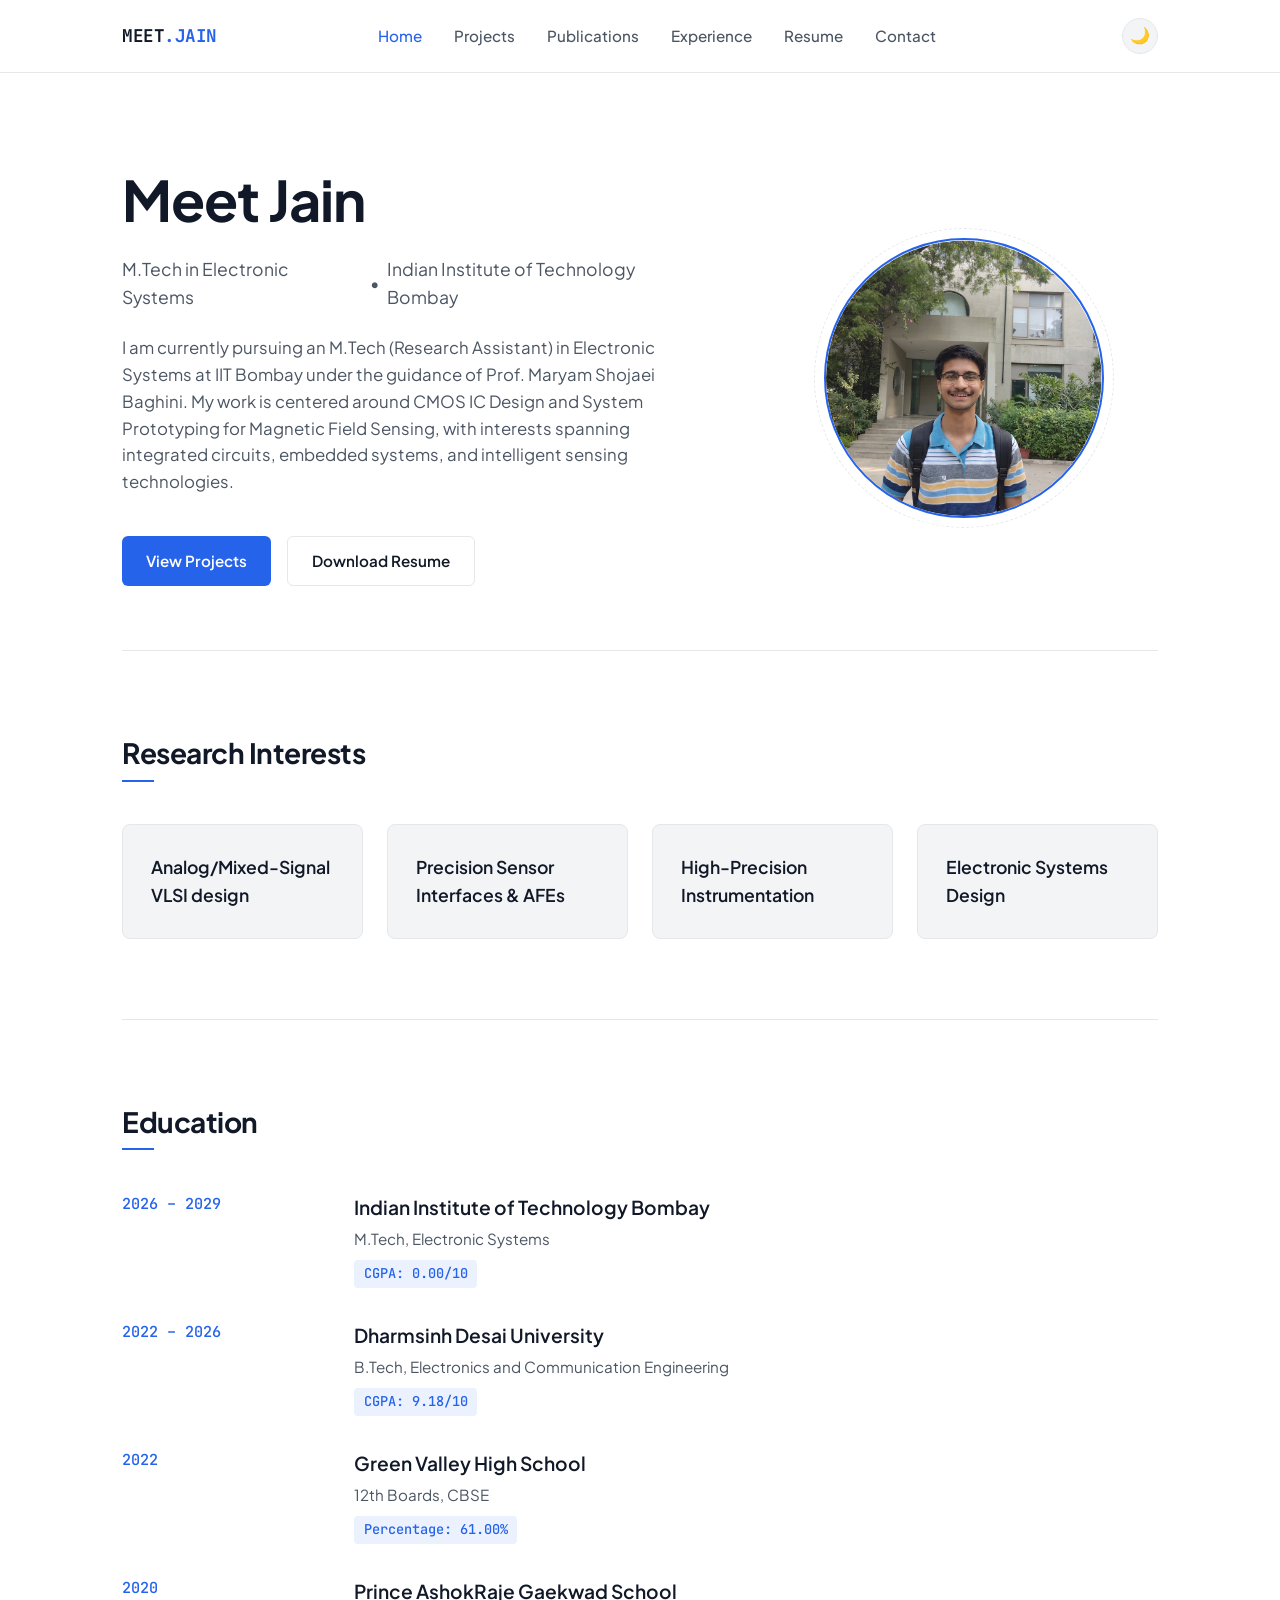
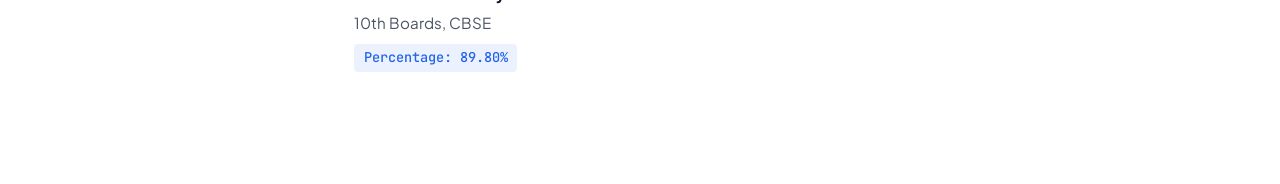
<file: index.html>
<!DOCTYPE html>
<html lang="en">
<head>
    <meta charset="UTF-8">
    <meta name="viewport" content="width=device-width, initial-scale=1.0">
    <title>Meet Jain | Portfolio</title>
    <!-- Google Fonts for sharp, modern typography -->
    <link rel="preconnect" href="https://fonts.googleapis.com">
    <link rel="preconnect" href="https://fonts.gstatic.com" crossorigin>
    <link href="https://fonts.googleapis.com/css2?family=JetBrains+Mono:wght@400;500&family=Plus+Jakarta+Sans:wght@400;500;600;700&display=swap" rel="stylesheet">
    
    <style>
        :root {
            --bg-primary: #0b0f19;
            --bg-secondary: #161b26;
            --accent: #3b82f6; /* Electric Blue */
            --accent-glow: rgba(59, 130, 246, 0.15);
            --text-main: #f3f4f6;
            --text-muted: #9ca3af;
            --border: #242b3d;
            --nav-bg: rgba(11, 15, 25, 0.8);
            --font-sans: 'Plus Jakarta Sans', sans-serif;
            --font-mono: 'JetBrains Mono', monospace;
        }

        [data-theme="light"] {
            --bg-primary: #ffffff;
            --bg-secondary: #f3f4f6;
            --accent: #2563eb;
            --accent-glow: rgba(37, 99, 235, 0.15);
            --text-main: #111827;
            --text-muted: #4b5563;
            --border: #e5e7eb;
            --nav-bg: rgba(255, 255, 255, 0.8);
        }

        body {
            transition: background-color 0.2s ease, color 0.2s ease;
        }

        * {
            box-sizing: border-box;
            margin: 0;
            padding: 0;
        }

        body {
            background-color: var(--bg-primary);
            color: var(--text-main);
            font-family: var(--font-sans);
            line-height: 1.6;
            -webkit-font-smoothing: antialiased;
        }

        /* Container Layout */
        .container {
            max-width: 1100px;
            margin: 0 auto;
            padding: 0 2rem;
        }

        /* Navigation */
        nav {
            border-bottom: 1px solid var(--border);
            position: sticky;
            top: 0;
            background: var(--nav-bg);
            backdrop-filter: blur(12px);
            z-index: 100;
        }

        .nav-container {
            display: flex;
            justify-content: space-between;
            align-items: center;
            height: 4.5rem;
        }

        .logo {
            font-family: var(--font-mono);
            font-weight: 700;
            color: var(--text-main);
            text-decoration: none;
            font-size: 1.1rem;
            letter-spacing: -0.5px;
        }

        .logo span {
            color: var(--accent);
        }

        .nav-links {
            display: flex;
            gap: 2rem;
            list-style: none;
        }

        .nav-links a {
            color: var(--text-muted);
            text-decoration: none;
            font-size: 0.95rem;
            font-weight: 500;
            transition: color 0.2s ease;
        }

        .nav-links a:hover, .nav-links a.active {
            color: var(--accent);
        }

        /* Theme Toggle Button Fix */
        #theme-toggle {
            background: var(--bg-secondary);
            border: 1px solid var(--border);
            color: var(--text-main);
            width: 2.25rem;
            height: 2.25rem;
            padding: 0;
            margin: 0 0 0 1.5rem;
            border-radius: 50%;
            cursor: pointer;
            font-size: 1rem;
            line-height: 1;
            appearance: none;
            -webkit-appearance: none;
            display: flex;
            align-items: center;
            justify-content: center;
            flex-shrink: 0;
            transition: border-color 0.2s ease;
        }

        #theme-toggle:hover {
            border-color: var(--accent);
        }

        /* Hero Section */
        .hero {
            padding: 6rem 0 4rem 0;
        }

        .hero-grid {
            display: grid;
            grid-template-columns: 1.2fr 0.8fr;
            gap: 4rem;
            align-items: center;
        }

        .hero-text h1 {
            font-size: 3.5rem;
            font-weight: 700;
            line-height: 1.1;
            margin-bottom: 0.5rem;
            letter-spacing: -1px;
        }

        .hero-subtitle {
            font-family: var(--font-mono);
            color: var(--accent);
            font-size: 1.2rem;
            margin-bottom: 1.5rem;
            font-weight: 500;
        }

        .hero-institution {
            color: var(--text-muted);
            font-size: 1.1rem;
            margin-bottom: 1.5rem;
            display: flex;
            align-items: center;
            gap: 0.5rem;
        }

        .hero-desc {
            color: var(--text-muted);
            font-size: 1.05rem;
            margin-bottom: 2.5rem;
            max-width: 600px;
        }

        .cta-group {
            display: flex;
            gap: 1rem;
        }

        .btn {
            display: inline-flex;
            align-items: center;
            padding: 0.75rem 1.5rem;
            border-radius: 6px;
            font-size: 0.95rem;
            font-weight: 600;
            text-decoration: none;
            transition: all 0.2s ease;
        }

        .btn-primary {
            background-color: var(--accent);
            color: #ffffff;
        }

        .btn-primary:hover {
            transform: translateY(-2px);
            box-shadow: 0 4px 20px var(--accent-glow);
        }

        .btn-secondary {
            border: 1px solid var(--border);
            color: var(--text-main);
        }

        .btn-secondary:hover {
            background: var(--bg-secondary);
            border-color: var(--text-muted);
        }

        .hero-avatar {
            display: flex;
            justify-content: center;
        }

        .avatar-wrapper {
            position: relative;
            width: 280px;
            height: 280px;
        }

        .avatar-wrapper::after {
            content: '';
            position: absolute;
            inset: -10px;
            border: 1px dashed var(--border);
            border-radius: 50%;
            z-index: 1;
        }

        .hero-avatar img {
            width: 100%;
            height: 100%;
            object-fit: cover;
            border-radius: 50%;
            border: 2px solid var(--accent);
            z-index: 2;
            position: relative;
        }

        /* Sections General */
        section.content-block {
            padding: 5rem 0;
            border-top: 1px solid var(--border);
        }

        section h2 {
            font-size: 1.75rem;
            font-weight: 700;
            margin-bottom: 3rem;
            letter-spacing: -0.5px;
            position: relative;
            display: inline-block;
        }

        section h2::after {
            content: '';
            position: absolute;
            left: 0;
            bottom: -6px;
            width: 2rem;
            height: 2px;
            background-color: var(--accent);
        }

        /* Research Interests Grid */
        .interests-grid {
            display: grid;
            grid-template-columns: repeat(auto-fit, minmax(220px, 1fr));
            gap: 1.5rem;
        }

        .interest-card {
            background: var(--bg-secondary);
            border: 1px solid var(--border);
            padding: 1.75rem;
            border-radius: 8px;
            transition: border-color 0.2s ease;
        }

        .interest-card:hover {
            border-color: var(--accent);
        }

        .interest-card h3 {
            font-size: 1.1rem;
            font-weight: 600;
            color: var(--text-main);
        }

        /* Education Timeline */
        .education-list {
            display: flex;
            flex-direction: column;
            gap: 2rem;
            position: relative;
        }

        .edu-item {
            display: grid;
            grid-template-columns: 200px 1fr;
            gap: 2rem;
        }

        .edu-years {
            font-family: var(--font-mono);
            color: var(--accent);
            font-weight: 500;
            font-size: 0.95rem;
        }

        .edu-details h3 {
            font-size: 1.2rem;
            font-weight: 600;
            margin-bottom: 0.25rem;
        }

        .edu-spec {
            color: var(--text-muted);
            font-size: 0.95rem;
            margin-bottom: 0.5rem;
        }

        .edu-grade {
            display: inline-block;
            background: rgba(59, 130, 246, 0.1);
            color: var(--accent);
            padding: 0.2rem 0.6rem;
            border-radius: 4px;
            font-size: 0.85rem;
            font-family: var(--font-mono);
            font-weight: 500;
        }

        /* Responsive Breakpoints */
        @media (max-width: 968px) {
            .hero-grid {
                grid-template-columns: 1fr;
                gap: 3rem;
                text-align: center;
            }
            .hero-text h1 {
                font-size: 2.75rem;
            }
            .hero-desc {
                margin-left: auto;
                margin-right: auto;
            }
            .cta-group {
                justify-content: center;
            }
            .hero-avatar {
                order: -1;
            }
            .edu-item {
                grid-template-columns: 1fr;
                gap: 0.5rem;
            }
        }

        @media (max-width: 640px) {
            .nav-links {
                gap: 1.25rem;
            }
            .nav-links a {
                font-size: 0.85rem;
            }
            .container {
                padding: 0 1.25rem;
            }
            .hero h1 {
                font-size: 2.25rem;
            }
            .cta-group {
                flex-direction: column;
                width: 100%;
            }
            .btn {
                justify-content: center;
            }
        }
    </style>
</head>
<body>

    <nav>
        <div class="container nav-container">
            <a href="index.html" class="logo">MEET<span>.JAIN</span></a>
            <ul class="nav-links">
                <li><a href="index.html" class="active">Home</a></li>
                <li><a href="projects/index.html">Projects</a></li>
                <li><a href="publications.html">Publications</a></li>
                <li><a href="experience.html">Experience</a></li>
                <li><a href="resume.html">Resume</a></li>
                <li><a href="contact.html">Contact</a></li>
            </ul>
            <button id="theme-toggle" aria-label="Toggle dark mode">☀️</button>
        </div>
    </nav>

    <main class="container">
        
        <!-- Hero Section -->
        <section class="hero">
            <div class="hero-grid">
                <div class="hero-text">
                    <h1>Meet Jain</h1>
                    <div class="hero-subtitle"></div>
                    <div class="hero-institution">
                        <span>M.Tech in Electronic Systems</span> • <span>Indian Institute of Technology Bombay</span>
                    </div>
                    <p class="hero-desc">
                        I am currently pursuing an M.Tech (Research Assistant) in Electronic Systems at IIT Bombay under the guidance of Prof. Maryam Shojaei Baghini. My work is centered around CMOS IC Design and System Prototyping for Magnetic Field Sensing, with interests spanning integrated circuits, embedded systems, and intelligent sensing technologies.
                    </p>
                    <div class="cta-group">
                        <a href="projects/index.html" class="btn btn-primary">View Projects</a>
                        <a href="assets/resume.pdf" class="btn btn-secondary" download>Download Resume</a>
                    </div>
                </div>
                <div class="hero-avatar">
                    <div class="avatar-wrapper">
                        <img src="assets/profile.png" alt="Meet Jain">
                    </div>
                </div>
            </div>
        </section>

        <!-- Research Interests Section -->
        <section class="content-block">
            <h2>Research Interests</h2>
            <div class="interests-grid">
                <div class="interest-card">
                    <h3>Analog/Mixed-Signal VLSI design</h3>
                </div>
                <div class="interest-card">
                    <h3>Precision Sensor Interfaces &amp; AFEs</h3>
                </div>
                <div class="interest-card">
                    <h3>High-Precision Instrumentation</h3>
                </div>
                <div class="interest-card">
                    <h3>Electronic Systems Design</h3>
                </div>
            </div>
        </section>

        <!-- Education Section -->
        <section class="content-block" style="padding-bottom: 7rem;">
            <h2>Education</h2>
            <div class="education-list">
                
                <div class="edu-item">
                    <div class="edu-years">2026 – 2029</div>
                    <div class="edu-details">
                        <h3>Indian Institute of Technology Bombay</h3>
                        <div class="edu-spec">M.Tech, Electronic Systems</div>
                        <div class="edu-grade">CGPA: 0.00/10</div>
                    </div>
                </div>

                <div class="edu-item">
                    <div class="edu-years">2022 – 2026</div>
                    <div class="edu-details">
                        <h3>Dharmsinh Desai University</h3>
                        <div class="edu-spec">B.Tech, Electronics and Communication Engineering</div>
                        <div class="edu-grade">CGPA: 9.18/10</div>
                    </div>
                </div>

                <div class="edu-item">
                    <div class="edu-years">2022</div>
                    <div class="edu-details">
                        <h3>Green Valley High School</h3>
                        <div class="edu-spec">12th Boards, CBSE</div>
                        <div class="edu-grade">Percentage: 61.00%</div>
                    </div>
                </div>

                <div class="edu-item">
                    <div class="edu-years">2020</div>
                    <div class="edu-details">
                        <h3>Prince AshokRaje Gaekwad School</h3>
                        <div class="edu-spec">10th Boards, CBSE</div>
                        <div class="edu-grade">Percentage: 89.80%</div>
                    </div>
                </div>

            </div>
        </section>

    </main>
    <script src="assets/theme.js"></script>
</body>
</html>
</file>
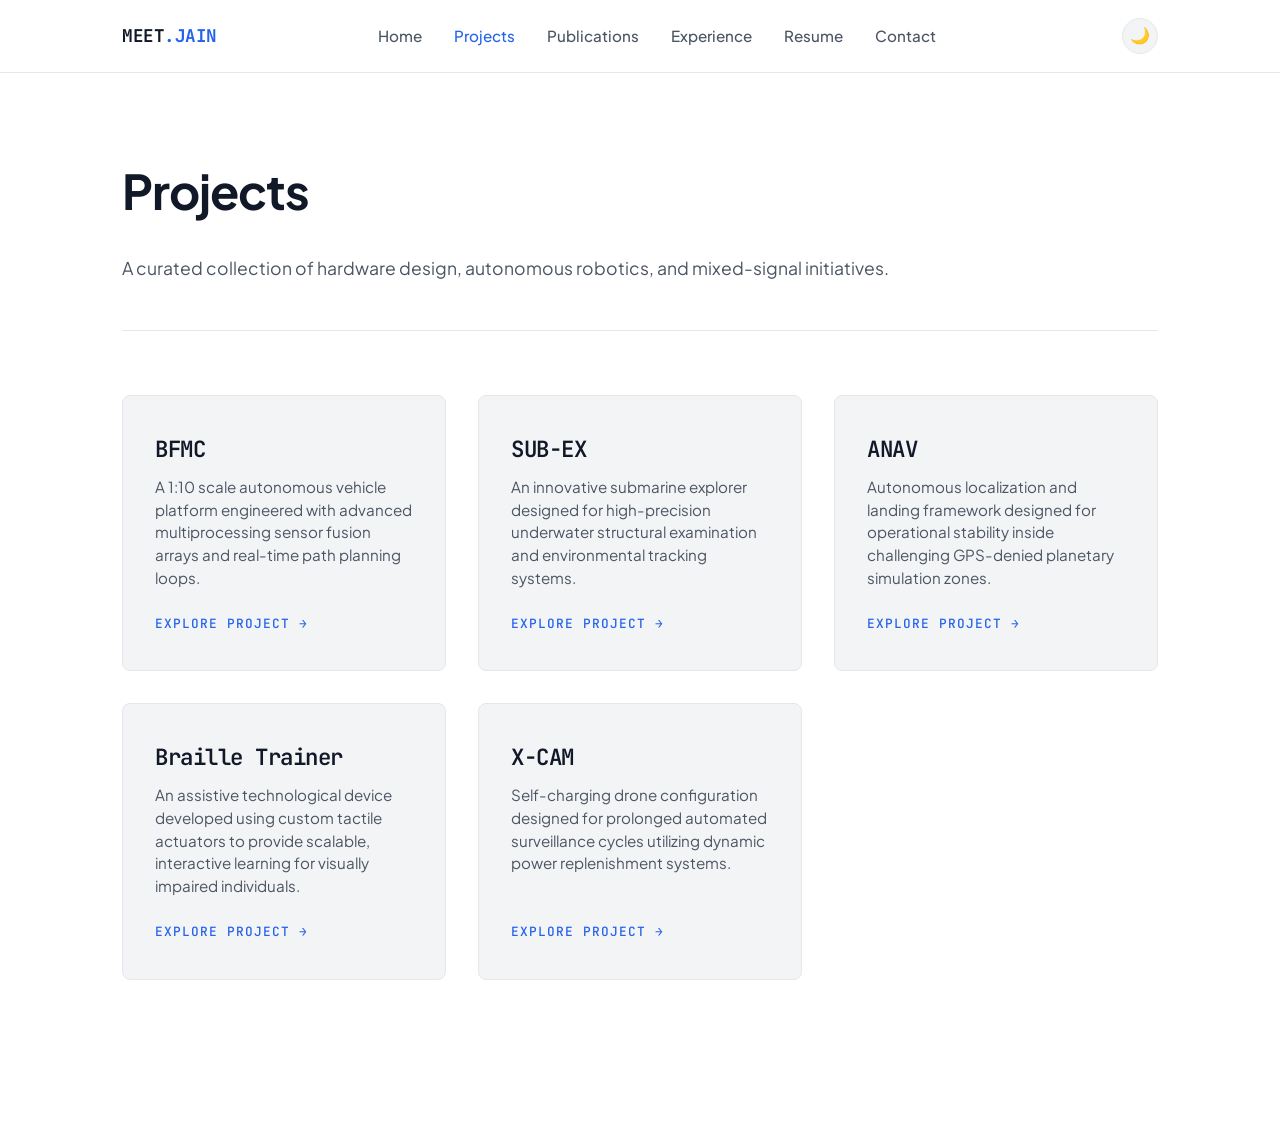
<file: projects/index.html>
<!DOCTYPE html>
<html lang="en">
<head>
    <meta charset="UTF-8">
    <meta name="viewport" content="width=device-width, initial-scale=1.0">
    <title>Projects | Meet Jain</title>
    <link rel="preconnect" href="https://fonts.googleapis.com">
    <link rel="preconnect" href="https://fonts.gstatic.com" crossorigin>
    <link href="https://fonts.googleapis.com/css2?family=JetBrains+Mono:wght@400;500&family=Plus+Jakarta+Sans:wght@400;500;600;700&display=swap" rel="stylesheet">
    <link rel="stylesheet" href="../assets/style.css">
</head>
<body>

    <nav>
        <div class="container nav-container">
            <a href="../index.html" class="logo">MEET<span>.JAIN</span></a>
            <ul class="nav-links">
                <li><a href="../index.html">Home</a></li>
                <li><a href="index.html" class="active">Projects</a></li>
                <li><a href="../publications.html">Publications</a></li>
                <li><a href="../experience.html">Experience</a></li>
                <li><a href="../resume.html">Resume</a></li>
                <li><a href="../contact.html">Contact</a></li>
            </ul>
            <button id="theme-toggle" aria-label="Toggle dark mode">☀️</button>
        </div>
    </nav>

    <main class="container">
        <header class="page-header">
            <h1>Projects</h1>
            <p class="page-intro">
                <!-- An archive of hardware engineering, autonomous systems development, and micro-architectural prototyping initiatives. -->
                A curated collection of hardware design, autonomous robotics, and mixed-signal initiatives.
            </p>
        </header>

        <section class="content-block">
            <div class="project-grid">

                <!-- Project 1: BFMC -->
                <a href="bfmc.html" class="project-card">
                    <div>
                        <h2>BFMC</h2>
                        <p>A 1:10 scale autonomous vehicle platform engineered with advanced multiprocessing sensor fusion arrays and real-time path planning loops.</p>
                    </div>
                    <div class="project-meta">Explore Project →</div>
                </a>

                <!-- Project 2: SUB-EX -->
                <a href="subex.html" class="project-card">
                    <div>
                        <h2>SUB-EX</h2>
                        <p>An innovative submarine explorer designed for high-precision underwater structural examination and environmental tracking systems.</p>
                    </div>
                    <div class="project-meta">Explore Project →</div>
                </a>

                <!-- Project 3: ANAV -->
                <a href="anav.html" class="project-card">
                    <div>
                        <h2>ANAV</h2>
                        <p>Autonomous localization and landing framework designed for operational stability inside challenging GPS-denied planetary simulation zones.</p>
                    </div>
                    <div class="project-meta">Explore Project →</div>
                </a>

                <!-- Project 4: Braille Trainer -->
                <a href="braille.html" class="project-card">
                    <div>
                        <h2>Braille Trainer</h2>
                        <p>An assistive technological device developed using custom tactile actuators to provide scalable, interactive learning for visually impaired individuals.</p>
                    </div>
                    <div class="project-meta">Explore Project →</div>
                </a>

                <!-- Project 5: X-CAM -->
                <a href="xcam.html" class="project-card">
                    <div>
                        <h2>X-CAM</h2>
                        <p>Self-charging drone configuration designed for prolonged automated surveillance cycles utilizing dynamic power replenishment systems.</p>
                    </div>
                    <div class="project-meta">Explore Project →</div>
                </a>

            </div>
        </section>
    </main>
    <script src="../assets/theme.js"></script>

</body>
</html>
</file>
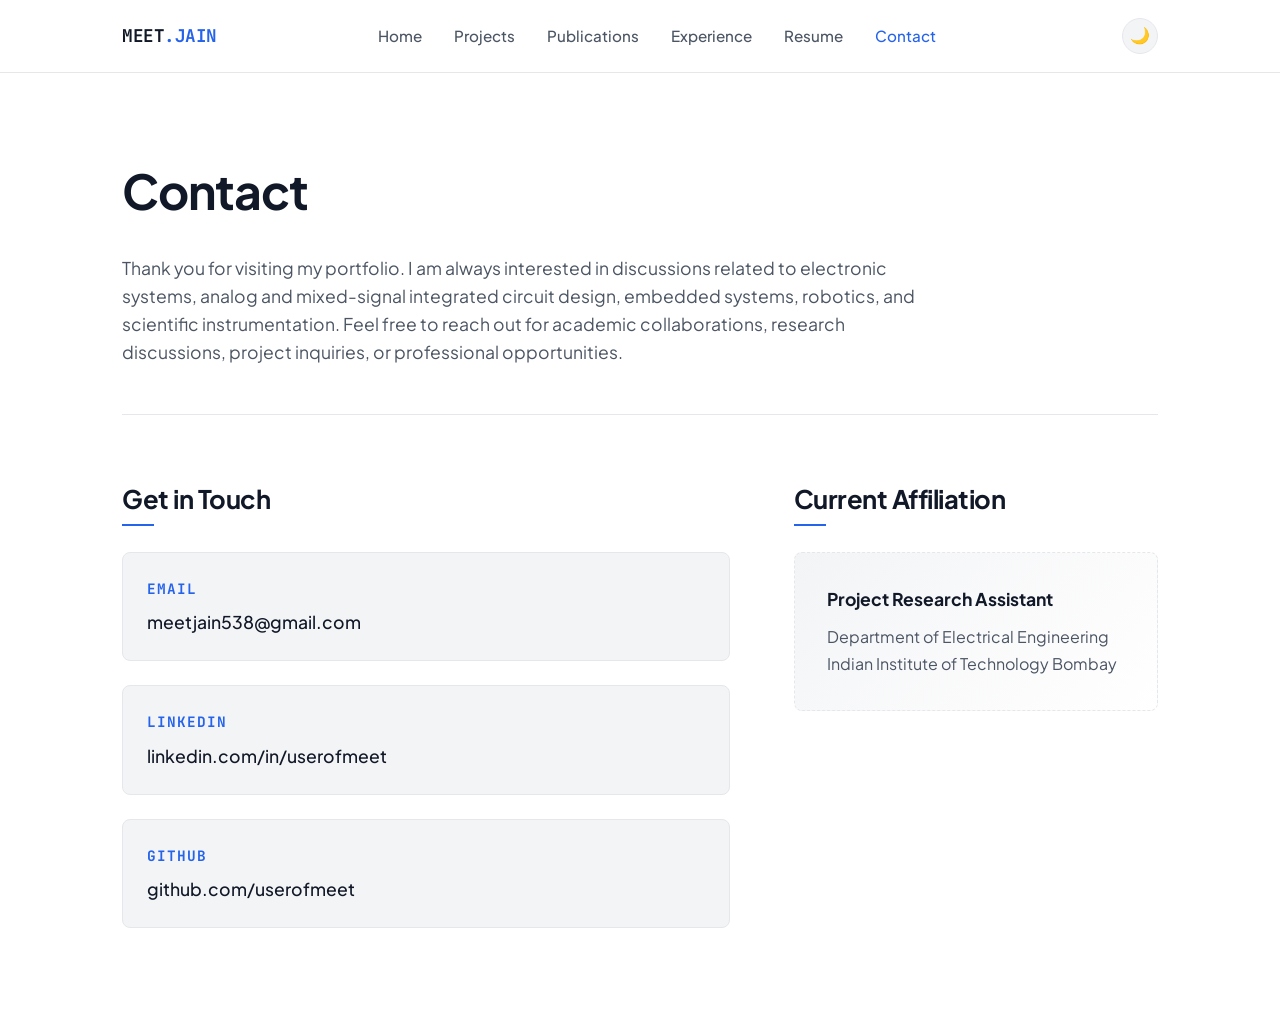
<file: contact.html>
<!DOCTYPE html>
<html lang="en">
<head>
    <meta charset="UTF-8">
    <meta name="viewport" content="width=device-width, initial-scale=1.0">
    <title>Contact | Meet Jain</title>
    <link rel="preconnect" href="https://fonts.googleapis.com">
    <link rel="preconnect" href="https://fonts.gstatic.com" crossorigin>
    <link href="https://fonts.googleapis.com/css2?family=JetBrains+Mono:wght@400;500&family=Plus+Jakarta+Sans:wght@400;500;600;700&display=swap" rel="stylesheet">
    <link rel="stylesheet" href="assets/style.css">
</head>
<body>

    <nav>
        <div class="container nav-container">
            <a href="index.html" class="logo">MEET<span>.JAIN</span></a>
            <ul class="nav-links">
                <li><a href="index.html">Home</a></li>
                <li><a href="projects/index.html">Projects</a></li>
                <li><a href="publications.html">Publications</a></li>
                <li><a href="experience.html">Experience</a></li>
                <li><a href="resume.html">Resume</a></li>
                <li><a href="contact.html" class="active">Contact</a></li>
            </ul>
            <button id="theme-toggle" aria-label="Toggle dark mode">☀️</button>
        </div>
    </nav>

    <main class="container">
        <header class="page-header">
            <h1>Contact</h1>
            <p class="page-intro">
                Thank you for visiting my portfolio. I am always interested in discussions related to electronic systems, analog and mixed-signal integrated circuit design, embedded systems, robotics, and scientific instrumentation. Feel free to reach out for academic collaborations, research discussions, project inquiries, or professional opportunities.
            </p>
        </header>

        <section class="content-block" style="padding-bottom: 6rem;">
            <div class="contact-grid">
                
                <div>
                    <h2>Get in Touch</h2>
                    <div class="contact-methods">
                        <div class="contact-card">
                            <strong>Email</strong>
                            <a href="mailto:meetjain538@gmail.com">meetjain538@gmail.com</a>
                        </div>
                        <div class="contact-card">
                            <strong>LinkedIn</strong>
                            <a href="https://www.linkedin.com/in/userofmeet" target="_blank">linkedin.com/in/userofmeet</a>
                        </div>
                        <div class="contact-card">
                            <strong>GitHub</strong>
                            <a href="https://github.com/userofmeet" target="_blank">github.com/userofmeet</a>
                        </div>
                    </div>
                </div>

                <div>
                    <h2>Current Affiliation</h2>
                    <div class="affiliation-box">
                        <p>
                            <strong>Project Research Assistant</strong>
                            Department of Electrical Engineering<br>
                            Indian Institute of Technology Bombay
                        </p>
                    </div>
                </div>

            </div>
        </section>
    </main>
    <script src="assets/theme.js"></script>

</body>
</html>
</file>
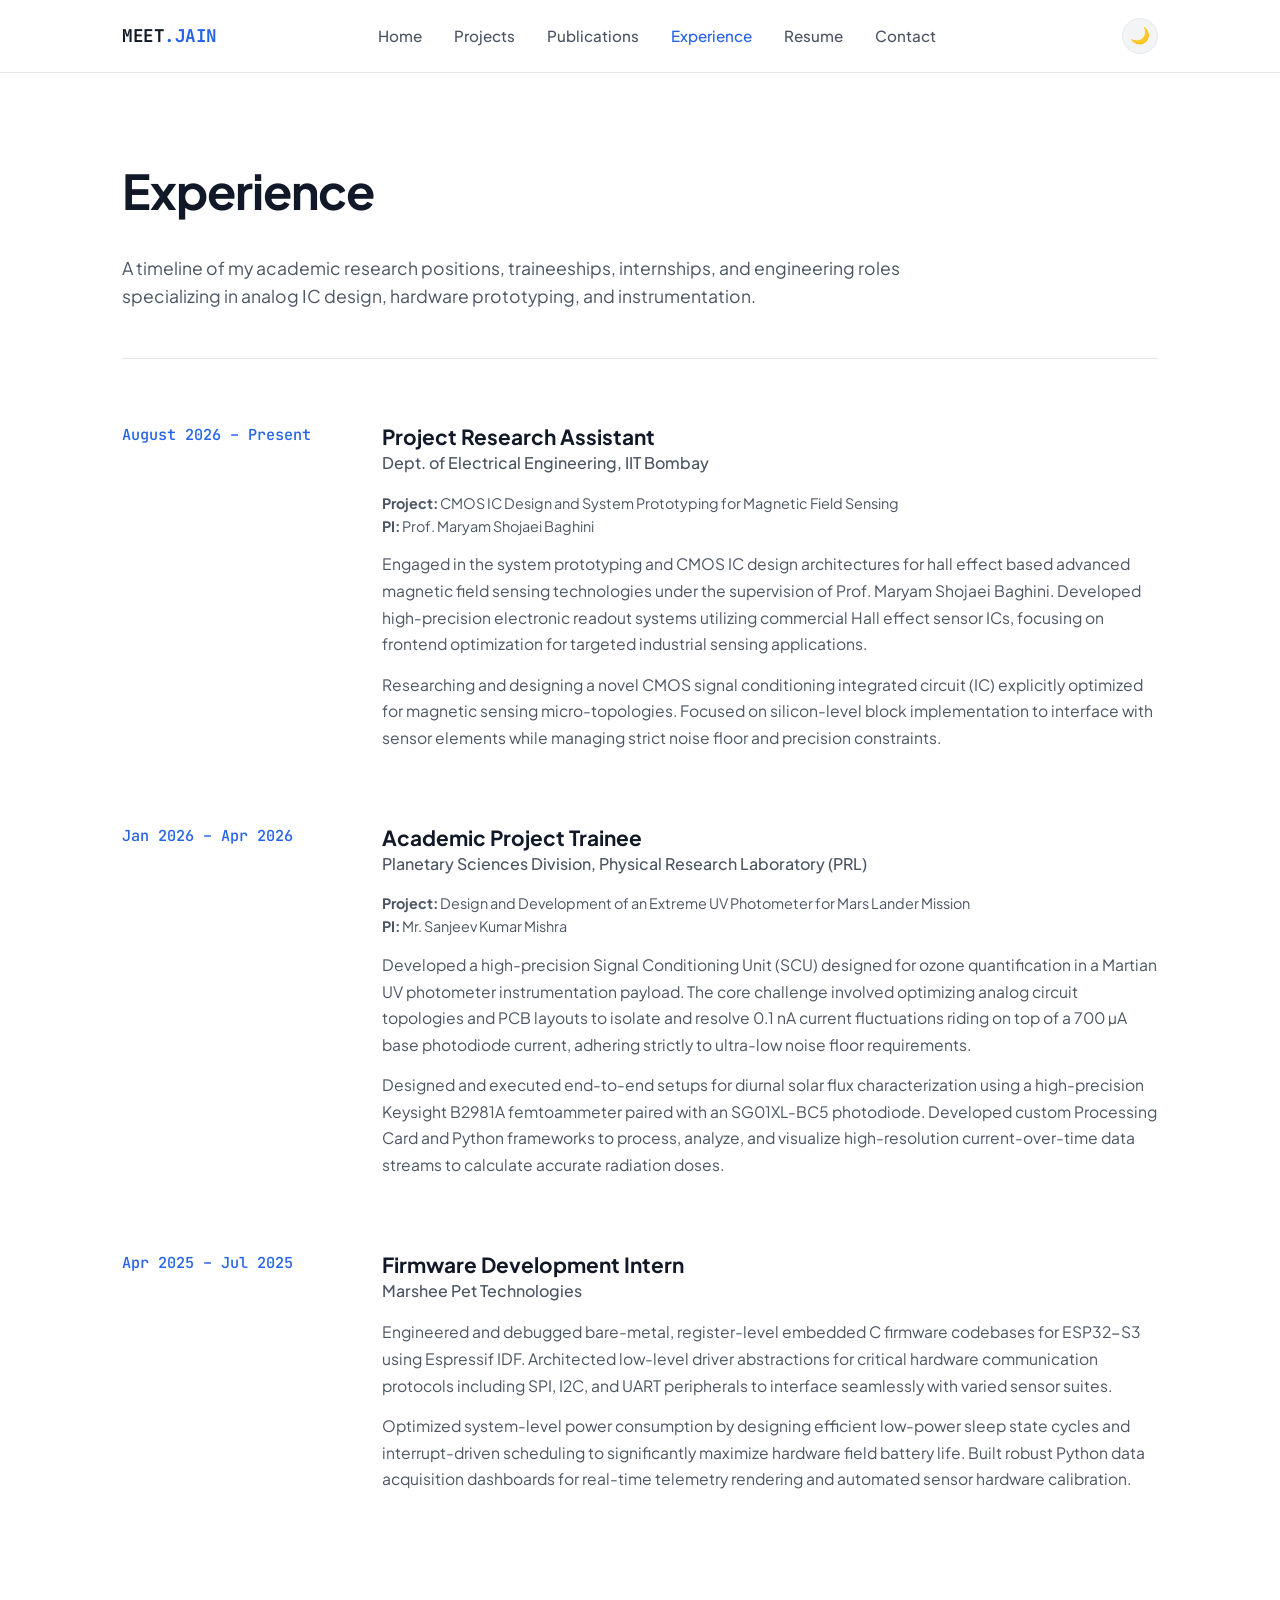
<file: experience.html>
<!DOCTYPE html>
<html lang="en">
<head>
    <meta charset="UTF-8">
    <meta name="viewport" content="width=device-width, initial-scale=1.0">
    <title>Experience | Meet Jain</title>
    <link rel="preconnect" href="https://fonts.googleapis.com">
    <link rel="preconnect" href="https://fonts.gstatic.com" crossorigin>
    <link href="https://fonts.googleapis.com/css2?family=JetBrains+Mono:wght@400;500&family=Plus+Jakarta+Sans:wght@400;500;600;700&display=swap" rel="stylesheet">
    <link rel="stylesheet" href="assets/style.css">
    <style>
        /* Spacing and layout refinements for clean separation */
        .experience-timeline {
            display: flex;
            flex-direction: column;
            gap: 4.5rem; /* Increased space between distinct roles */
        }
        .exp-text {
            color: var(--text-muted);
            margin-top: 0.85rem;
            font-size: 0.98rem;
            max-width: 850px;
            line-height: 1.7;
        }
    </style>
</head>
<body>

    <nav>
        <div class="container nav-container">
            <a href="index.html" class="logo">MEET<span>.JAIN</span></a>
            <ul class="nav-links">
                <li><a href="index.html">Home</a></li>
                <li><a href="projects/index.html">Projects</a></li>
                <li><a href="publications.html">Publications</a></li>
                <li><a href="experience.html" class="active">Experience</a></li>
                <li><a href="resume.html">Resume</a></li>
                <li><a href="contact.html">Contact</a></li>
            </ul>
            <button id="theme-toggle" aria-label="Toggle dark mode">☀️</button>
        </div>
    </nav>

    <main class="container">
        <header class="page-header">
            <h1>Experience</h1>
            <p class="page-intro">
                A timeline of my academic research positions, traineeships, internships, and engineering roles specializing in analog IC design, hardware prototyping, and instrumentation.
            </p>
        </header>

        <section class="content-block" style="padding-bottom: 7rem;">
            <div class="experience-timeline">

                <!-- Role 1: IIT Bombay -->
                <div class="exp-item">
                        <div class="exp-timeframe">August 2026 – Present</div>
                    <div class="exp-details">
                        <h3>Project Research Assistant</h3>
                        <div class="exp-company">Dept. of Electrical Engineering, IIT Bombay</div>
                        <div class="exp-meta" style="font-size: 0.9rem; color: var(--text-muted); margin-top: 0.25rem;">
                            <strong>Project:</strong> CMOS IC Design and System Prototyping for Magnetic Field Sensing <br>
                            <strong>PI:</strong> Prof. Maryam Shojaei Baghini
                        </div>
                        
                       <p class="exp-text">
                            Engaged in the system prototyping and CMOS IC design architectures for hall effect based advanced magnetic field sensing technologies under the supervision of Prof. Maryam Shojaei Baghini. Developed high-precision electronic readout systems utilizing commercial Hall effect sensor ICs, focusing on frontend optimization for targeted industrial sensing applications.
                        </p>
                        <p class="exp-text">
                            Researching and designing a novel CMOS signal conditioning integrated circuit (IC) explicitly optimized for magnetic sensing micro-topologies. Focused on silicon-level block implementation to interface with sensor elements while managing strict noise floor and precision constraints.
                        </p>
                    </div>
                </div>

                <!-- Role 2: PRL -->
                <div class="exp-item">
                    <div class="exp-timeframe">Jan 2026 – Apr 2026</div>
                    <div class="exp-details">
                        <h3>Academic Project Trainee</h3>
                        <div class="exp-company">Planetary Sciences Division, Physical Research Laboratory (PRL)</div>
                        <div class="exp-meta" style="font-size: 0.9rem; color: var(--text-muted); margin-top: 0.25rem;">
                            <strong>Project:</strong> Design and Development of an Extreme UV Photometer for Mars Lander Mission <br>
                            <strong>PI:</strong> Mr. Sanjeev Kumar Mishra
                        </div>
                        
                        <p class="exp-text">
                            Developed a high-precision Signal Conditioning Unit (SCU) designed for ozone quantification in a Martian UV photometer instrumentation payload. The core challenge involved optimizing analog circuit topologies and PCB layouts to isolate and resolve 0.1 nA current fluctuations riding on top of a 700 µA base photodiode current, adhering strictly to ultra-low noise floor requirements.
                        </p>
                        <p class="exp-text">
                            Designed and executed end-to-end setups for diurnal solar flux characterization using a high-precision Keysight B2981A femtoammeter paired with an SG01XL-BC5 photodiode. Developed custom Processing Card and Python frameworks to process, analyze, and visualize high-resolution current-over-time data streams to calculate accurate radiation doses.
                        </p>
                    </div>
                </div>

                <!-- Role 3: Marshee Pet Technologies -->
                <div class="exp-item">
                    <div class="exp-timeframe">Apr 2025 – Jul 2025</div>
                    <div class="exp-details">
                        <h3>Firmware Development Intern</h3>
                        <div class="exp-company">Marshee Pet Technologies</div>
                        
                        <p class="exp-text">
                            Engineered and debugged bare-metal, register-level embedded C firmware codebases for ESP32-S3 using Espressif IDF. Architected low-level driver abstractions for critical hardware communication protocols including SPI, I2C, and UART peripherals to interface seamlessly with varied sensor suites.
                        </p>
                        <p class="exp-text">
                            Optimized system-level power consumption by designing efficient low-power sleep state cycles and interrupt-driven scheduling to significantly maximize hardware field battery life. Built robust Python data acquisition dashboards for real-time telemetry rendering and automated sensor hardware calibration.
                        </p>
                    </div>
                </div>

            </div>
        </section>
    </main>
    <script src="assets/theme.js"></script>

</body>
</html>
</file>
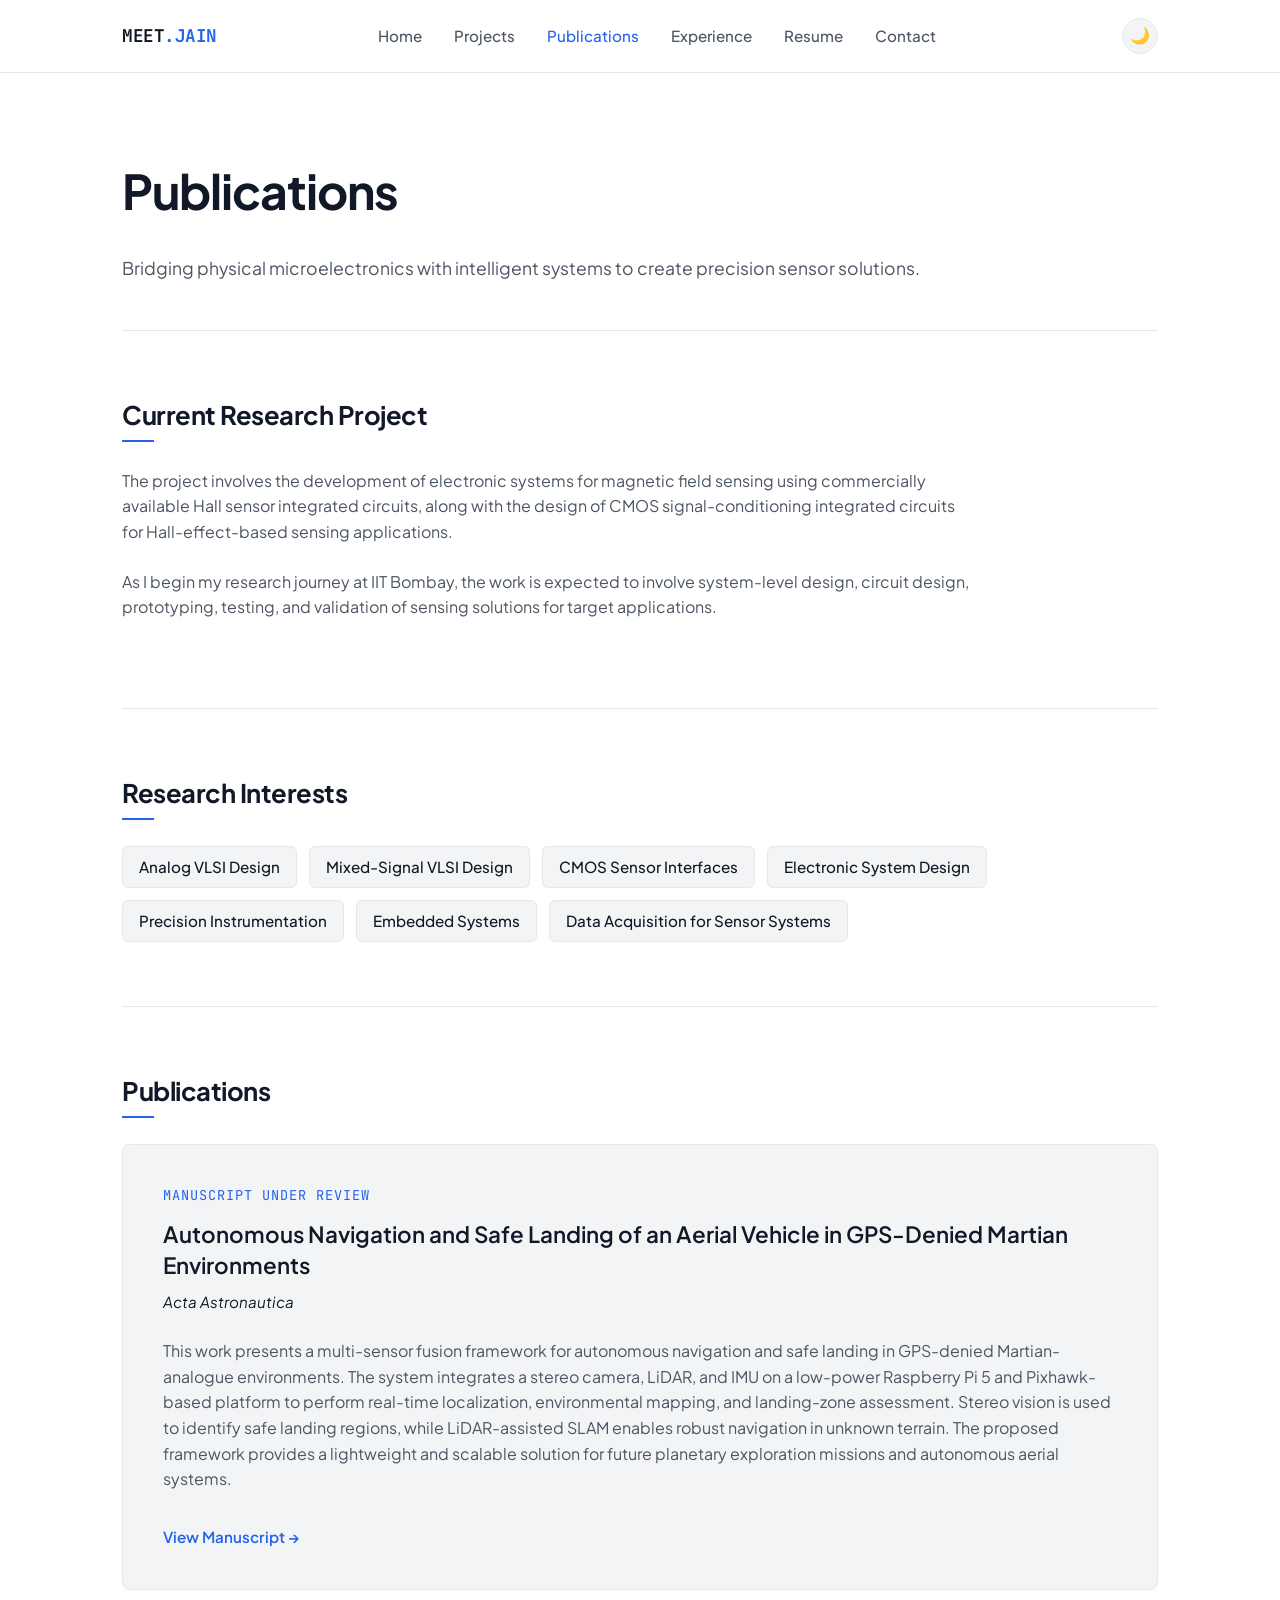
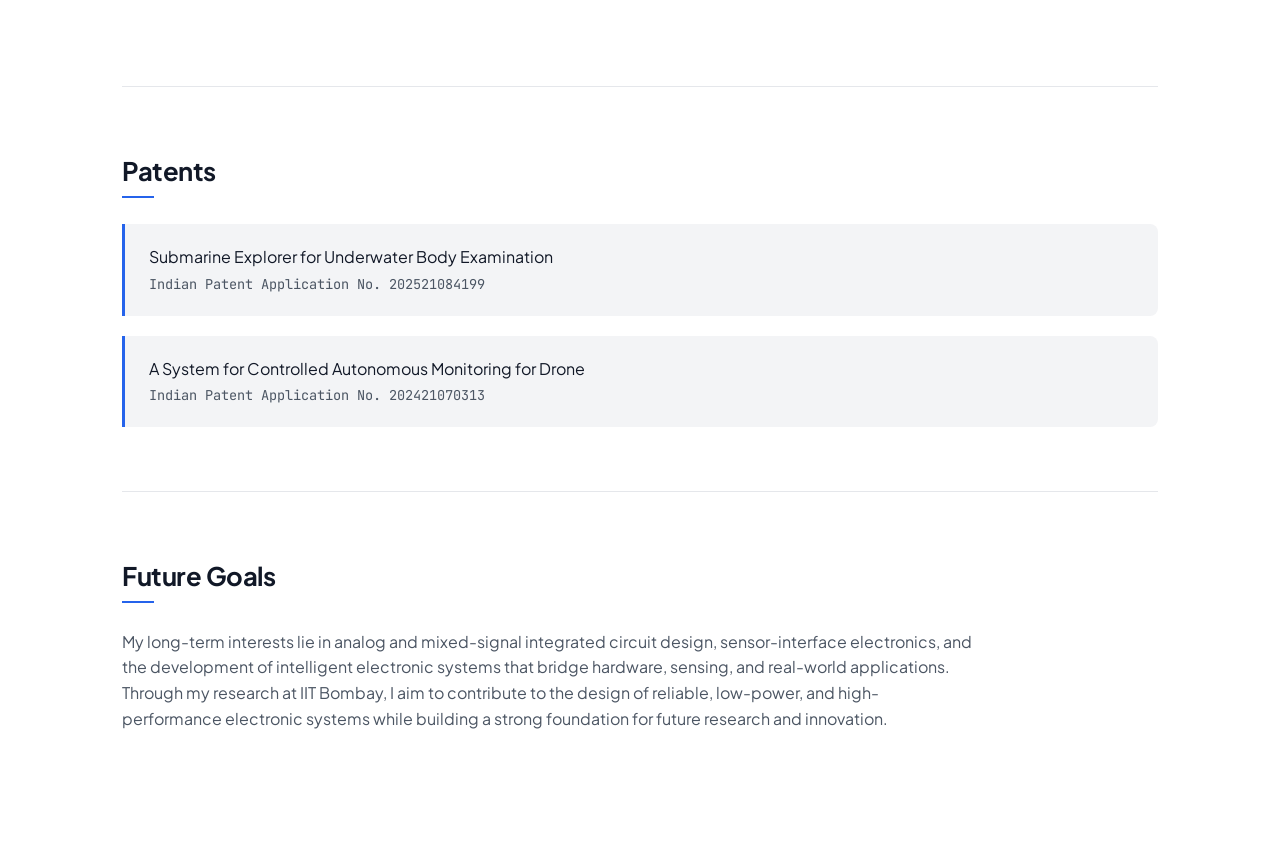
<file: publications.html>
<!DOCTYPE html>
<html lang="en">
<head>
    <meta charset="UTF-8">
    <meta name="viewport" content="width=device-width, initial-scale=1.0">
    <title>Publications | Meet Jain</title>
    <link rel="preconnect" href="https://fonts.googleapis.com">
    <link rel="preconnect" href="https://fonts.gstatic.com" crossorigin>
    <link href="https://fonts.googleapis.com/css2?family=JetBrains+Mono:wght@400;500&family=Plus+Jakarta+Sans:wght@400;500;600;700&display=swap" rel="stylesheet">
    <link rel="stylesheet" href="assets/style.css">
</head>
<body>

    <nav>
        <div class="container nav-container">
            <a href="index.html" class="logo">MEET<span>.JAIN</span></a>
            <ul class="nav-links">
                <li><a href="index.html">Home</a></li>
                <li><a href="projects/index.html">Projects</a></li>
                <li><a href="publications.html" class="active">Publications</a></li>
                <li><a href="experience.html">Experience</a></li>
                <li><a href="resume.html">Resume</a></li>
                <li><a href="contact.html">Contact</a></li>
            </ul>
            <button id="theme-toggle" aria-label="Toggle dark mode">☀️</button>
        </div>
    </nav>

    <main class="container">
        <header class="page-header">
            <h1>Publications</h1>
            <p class="page-intro">
                Bridging physical microelectronics with intelligent systems to create precision sensor solutions.
            </p>
        </header>

        <!-- Current Focus -->
        <section class="content-block">
            <h2>Current Research Project</h2>
            <p class="research-text">
                The project involves the development of electronic systems for magnetic field sensing using commercially available Hall sensor integrated circuits, along with the design of CMOS signal-conditioning integrated circuits for Hall-effect-based sensing applications.
            </p>
            <p class="research-text">
                As I begin my research journey at IIT Bombay, the work is expected to involve system-level design, circuit design, prototyping, testing, and validation of sensing solutions for target applications.
            </p>
        </section>

        <!-- Fields of Interest -->
        <section class="content-block">
            <h2>Research Interests</h2>
            <div class="interests-tags">
                <span class="tag">Analog VLSI Design</span>
                <span class="tag">Mixed-Signal VLSI Design</span>
                <span class="tag">CMOS Sensor Interfaces</span>
                <span class="tag">Electronic System Design</span>
                <span class="tag">Precision Instrumentation</span>
                <span class="tag">Embedded Systems</span>
                <span class="tag">Data Acquisition for Sensor Systems</span>
            </div>
        </section>

        <!-- Publications -->
        <section class="content-block">
            <h2>Publications</h2>
            <div class="publication-card">
                <div class="pub-status">Manuscript Under Review</div>
                <h3>Autonomous Navigation and Safe Landing of an Aerial Vehicle in GPS-Denied Martian Environments</h3>
                <div class="pub-journal">Acta Astronautica</div>
                <p class="pub-desc">
                    This work presents a multi-sensor fusion framework for autonomous navigation and safe landing in GPS-denied Martian-analogue environments. The system integrates a stereo camera, LiDAR, and IMU on a low-power Raspberry Pi 5 and Pixhawk-based platform to perform real-time localization, environmental mapping, and landing-zone assessment. Stereo vision is used to identify safe landing regions, while LiDAR-assisted SLAM enables robust navigation in unknown terrain. The proposed framework provides a lightweight and scalable solution for future planetary exploration missions and autonomous aerial systems.
                </p>
                <a href="https://drive.google.com/file/d/1PNweWFYOUPZA9A5BMpN7eiTR6fPWx2rB/view?usp=sharing" target="_blank" class="btn-link">
                    View Manuscript →
                </a>
            </div>
        </section>

        <!-- Patents -->
        <section class="content-block">
            <h2>Patents</h2>
            <ul class="patent-list">
                <li class="patent-item">
                    <div>Submarine Explorer for Underwater Body Examination</div>
                    <div class="patent-no">Indian Patent Application No. 202521084199</div>
                </li>
                <li class="patent-item">
                    <div>A System for Controlled Autonomous Monitoring for Drone</div>
                    <div class="patent-no">Indian Patent Application No. 202421070313</div>
                </li>
            </ul>
        </section>

        <!-- Future Intentions -->
        <section class="content-block" style="padding-bottom: 7rem;">
            <h2>Future Goals</h2>
            <p class="research-text">
                My long-term interests lie in analog and mixed-signal integrated circuit design, sensor-interface electronics, and the development of intelligent electronic systems that bridge hardware, sensing, and real-world applications. Through my research at IIT Bombay, I aim to contribute to the design of reliable, low-power, and high-performance electronic systems while building a strong foundation for future research and innovation.
            </p>
        </section>
    </main>
    <script src="assets/theme.js"></script>

</body>
</html>
</file>
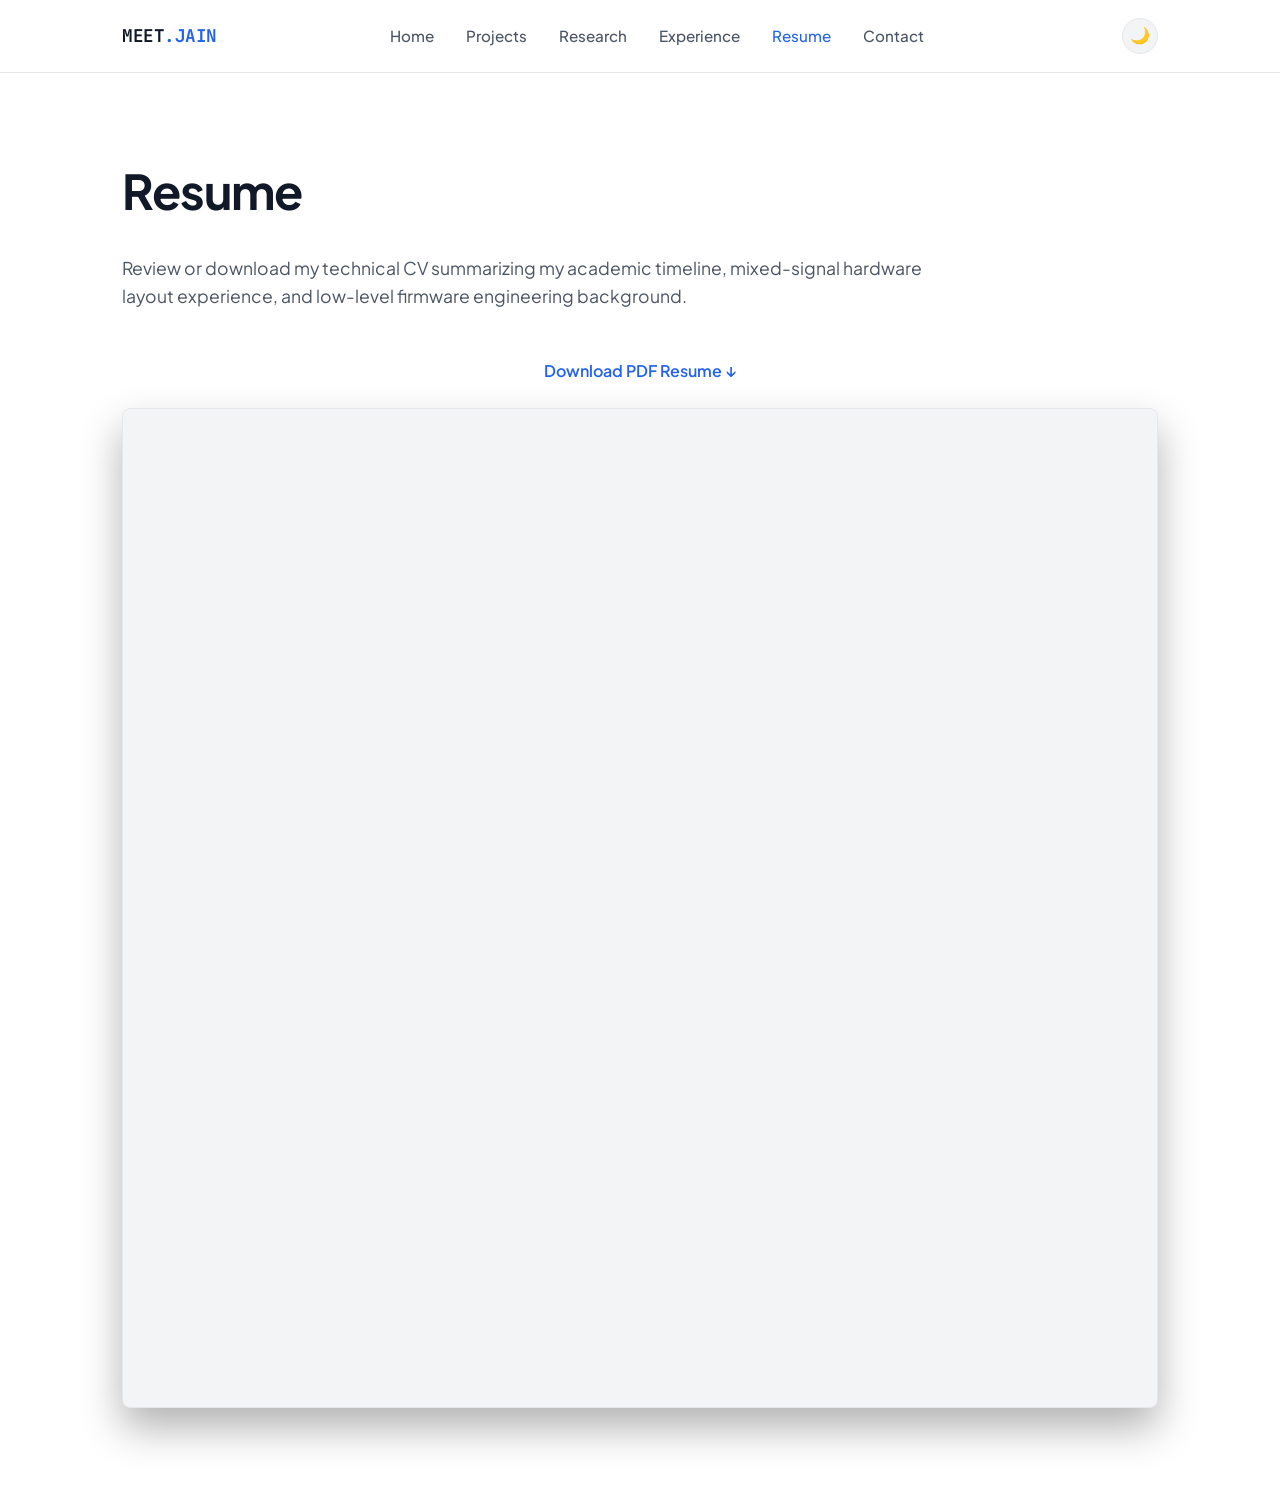
<file: resume.html>
<!DOCTYPE html>
<html lang="en">
<head>
    <meta charset="UTF-8">
    <meta name="viewport" content="width=device-width, initial-scale=1.0">
    <title>Resume | Meet Jain</title>
    <link rel="preconnect" href="https://fonts.googleapis.com">
    <link rel="preconnect" href="https://fonts.gstatic.com" crossorigin>
    <link href="https://fonts.googleapis.com/css2?family=JetBrains+Mono:wght@400;500&family=Plus+Jakarta+Sans:wght@400;500;600;700&display=swap" rel="stylesheet">
    <link rel="stylesheet" href="assets/style.css">
    
    <style>
        .resume-section {
            display: flex;
            flex-direction: column;
            align-items: center; /* Centers the inner layout elements dynamically */
            gap: 1.5rem;
            padding-bottom: 6rem;
            width: 100%;
        }

        .resume-action-bar {
            display: flex;
            justify-content: center; /* Forces the text link into the exact horizontal center */
            width: 100%;
        }

        /* Styled as a clean, text-only minimal link */
        .resume-link {
            color: var(--accent);
            text-decoration: none;
            font-weight: 600;
            font-size: 1rem;
            transition: opacity 0.2s ease;
            display: inline-flex;
            align-items: center;
        }

        .resume-link:hover {
            text-decoration: underline;
            opacity: 0.9;
        }

        .resume-viewer-frame {
            width: 100%; 
            max-width: 100%; 
            height: 1000px; 
            background: var(--bg-secondary);
            border: 1px solid var(--border);
            border-radius: 8px;
            overflow: hidden;
            box-shadow: 0 20px 40px rgba(0, 0, 0, 0.3);
        }

        .resume-viewer-frame iframe {
            width: 100%;
            height: 100%;
            border: none;
        }

        @media (max-width: 768px) {
            .resume-viewer-frame {
                height: 600px;
            }
        }
    </style>
</head>
<body>

    <nav>
        <div class="container nav-container">
            <a href="index.html" class="logo">MEET<span>.JAIN</span></a>
            <ul class="nav-links">
                <li><a href="index.html">Home</a></li>
                <li><a href="projects/index.html">Projects</a></li>
                <li><a href="research.html">Research</a></li>
                <li><a href="experience.html">Experience</a></li>
                <li><a href="resume.html" class="active">Resume</a></li>
                <li><a href="contact.html">Contact</a></li>
            </ul>
            <button id="theme-toggle" aria-label="Toggle dark mode">☀️</button>
        </div>
    </nav>

    <main class="container">
        <header class="page-header">
            <h1>Resume</h1>
            <p class="page-intro">
                Review or download my technical CV summarizing my academic timeline, mixed-signal hardware layout experience, and low-level firmware engineering background.
            </p>
        </header>

        <section class="resume-section">
            
            <!-- Centered Text Link Interface Layout -->
            <div class="resume-action-bar">
                <a class="resume-link" href="assets/resume.pdf" download>
                    Download PDF Resume ↓
                </a>
            </div>

            <!-- Large Scale Expanded Document Preview Framework -->
            <div class="resume-viewer-frame">
                <iframe src="assets/resume.pdf#view=FitH&toolbar=0&navpanes=0"></iframe>
            </div>

        </section>
    </main>
    <script src="assets/theme.js"></script>

</body>
</html>
</file>
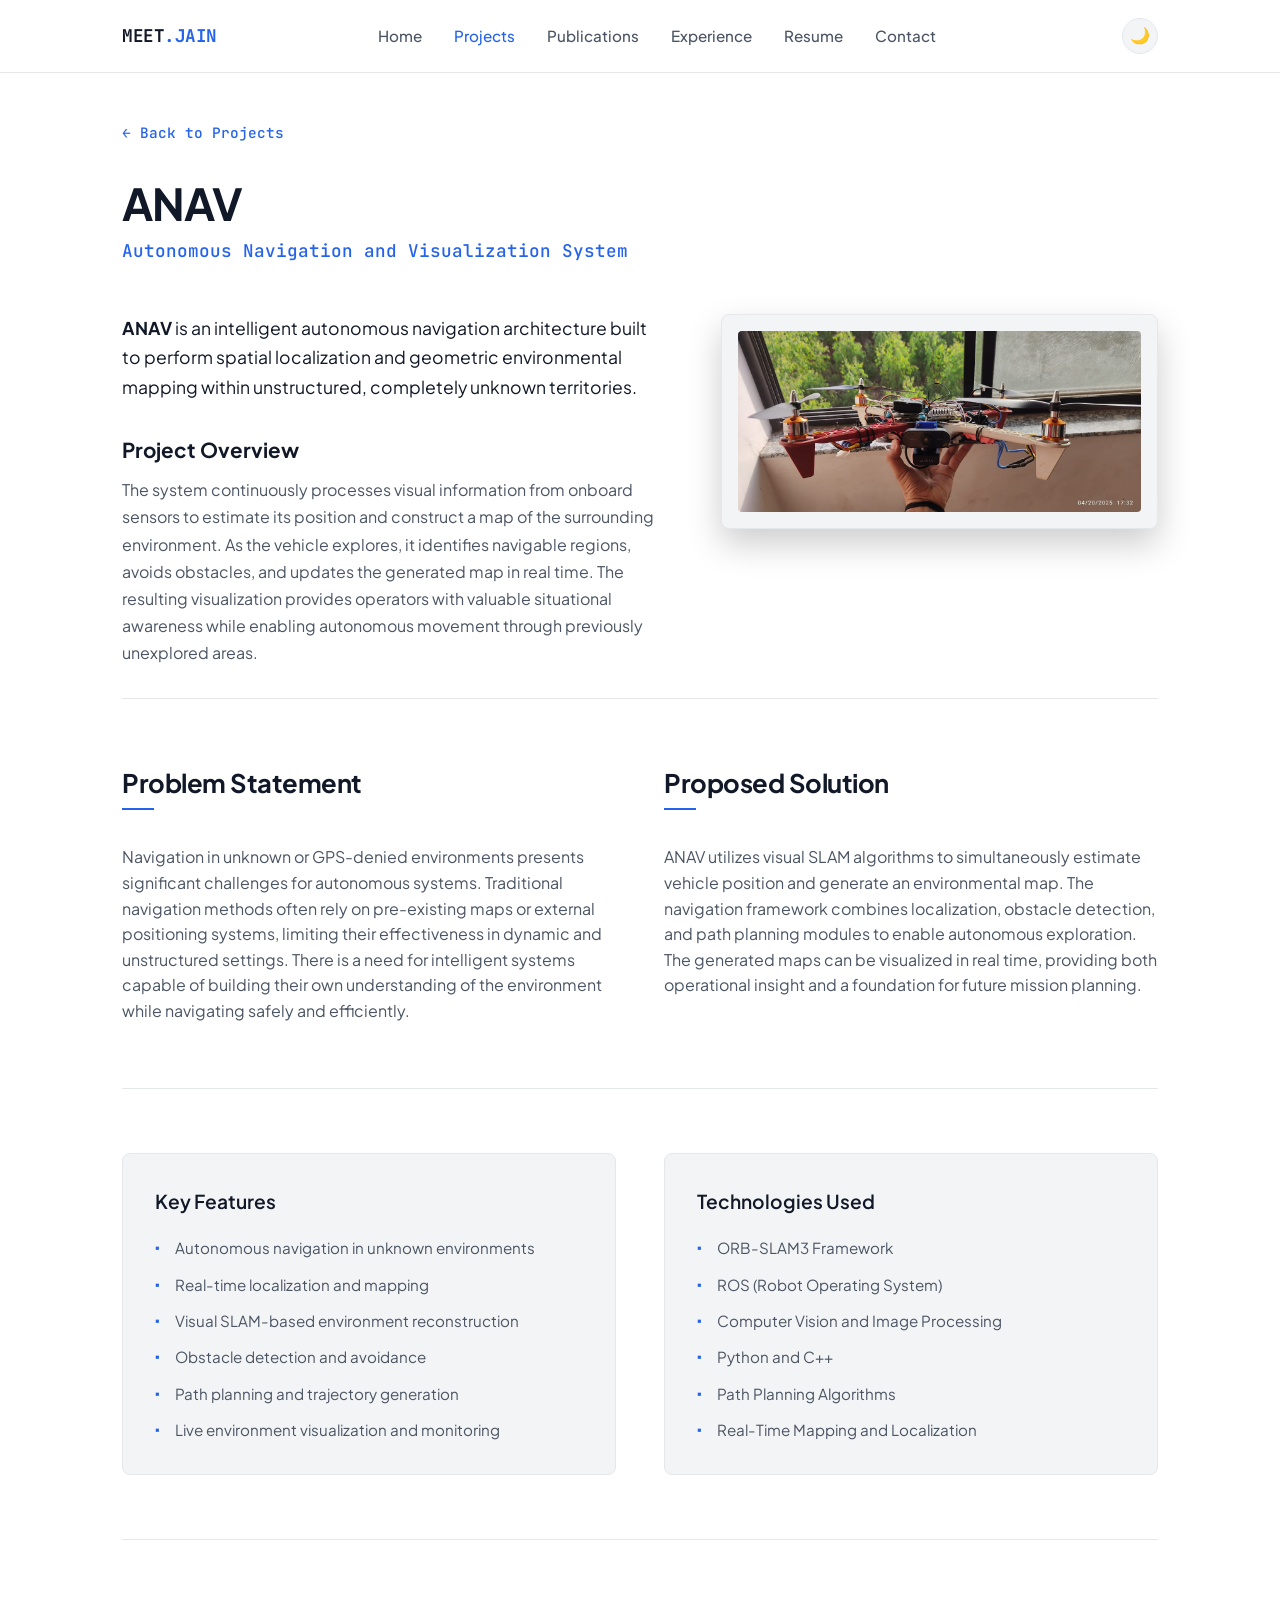
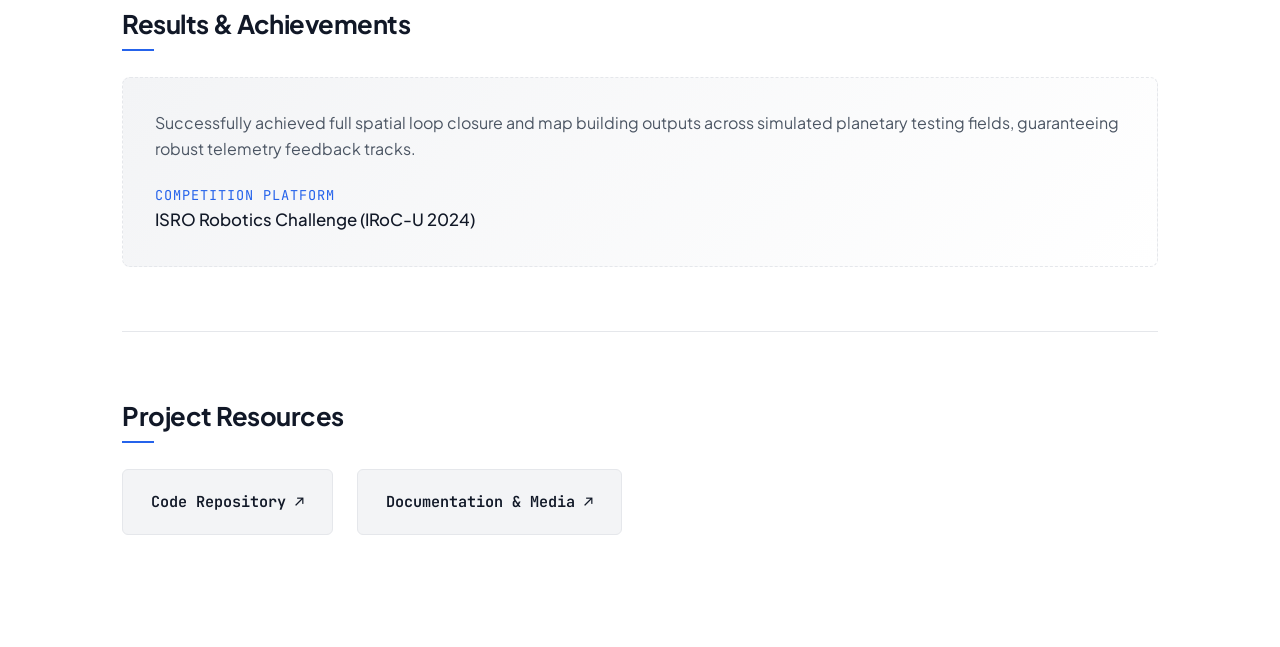
<file: projects/anav.html>
<!DOCTYPE html>
<html lang="en">
<head>
    <meta charset="UTF-8">
    <meta name="viewport" content="width=device-width, initial-scale=1.0">
    <title>ANAV | Meet Jain</title>
    <link rel="preconnect" href="https://fonts.googleapis.com">
    <link rel="preconnect" href="https://fonts.gstatic.com" crossorigin>
    <link href="https://fonts.googleapis.com/css2?family=JetBrains+Mono:wght@400;500&family=Plus+Jakarta+Sans:wght@400;500;600;700&display=swap" rel="stylesheet">
    <link rel="stylesheet" href="../assets/style.css">
</head>
<body>

    <nav>
        <div class="container nav-container">
            <a href="../index.html" class="logo">MEET<span>.JAIN</span></a>
            <ul class="nav-links">
                <li><a href="../index.html">Home</a></li>
                <li><a href="index.html" class="active">Projects</a></li>
                <li><a href="../publications.html">Publications</a></li>
                <li><a href="../experience.html">Experience</a></li>
                <li><a href="../resume.html">Resume</a></li>
                <li><a href="../contact.html">Contact</a></li>
            </ul>
            <button id="theme-toggle" aria-label="Toggle dark mode">☀️</button>
        </div>
    </nav>

    <main class="container">
        <a href="index.html" class="back-link">← Back to Projects</a>

        <header class="project-title-section">
            <h1>ANAV</h1>
            <div class="project-subtitle-tag">Autonomous Navigation and Visualization System</div>
        </header>

        <section class="project-core-grid">
            <div class="project-main-desc">
                <p>
                    <strong>ANAV</strong> is an intelligent autonomous navigation architecture built to perform spatial localization and geometric environmental mapping within unstructured, completely unknown territories. 
                </p>
                <br>
                <h3>Project Overview</h3>
                <p style="color: var(--text-muted); font-size: 1rem; margin-top: 0.5rem;">
                    The system continuously processes visual information from onboard sensors to estimate its position and construct a map of the surrounding environment. As the vehicle explores, it identifies navigable regions, avoids obstacles, and updates the generated map in real time. The resulting visualization provides operators with valuable situational awareness while enabling autonomous movement through previously unexplored areas.
                </p>
            </div>
            <div class="project-image-wrapper">
                <img src="../assets/images/anav.jpg" alt="ANAV Autonomous Navigation System">
            </div>
        </section>

        <section class="content-block">
            <div class="tech-split-grid">
                <div>
                    <h2>Problem Statement</h2>
                    <p style="color: var(--text-muted); margin-top: 0.5rem;">
                        Navigation in unknown or GPS-denied environments presents significant challenges for autonomous systems. Traditional navigation methods often rely on pre-existing maps or external positioning systems, limiting their effectiveness in dynamic and unstructured settings. There is a need for intelligent systems capable of building their own understanding of the environment while navigating safely and efficiently.
                    </p>
                </div>
                <div>
                    <h2>Proposed Solution</h2>
                    <p style="color: var(--text-muted); margin-top: 0.5rem;">
                        ANAV utilizes visual SLAM algorithms to simultaneously estimate vehicle position and generate an environmental map. The navigation framework combines localization, obstacle detection, and path planning modules to enable autonomous exploration. The generated maps can be visualized in real time, providing both operational insight and a foundation for future mission planning.
                    </p>
                </div>
            </div>
        </section>

        <section class="content-block">
            <div class="tech-split-grid">
                <div class="tech-list-box">
                    <h3>Key Features</h3>
                    <ul>
                        <li>Autonomous navigation in unknown environments</li>
                        <li>Real-time localization and mapping</li>
                        <li>Visual SLAM-based environment reconstruction</li>
                        <li>Obstacle detection and avoidance</li>
                        <li>Path planning and trajectory generation</li>
                        <li>Live environment visualization and monitoring</li>
                    </ul>
                </div>
                <div class="tech-list-box">
                    <h3>Technologies Used</h3>
                    <ul>
                        <li>ORB-SLAM3 Framework</li>
                        <li>ROS (Robot Operating System)</li>
                        <li>Computer Vision and Image Processing</li>
                        <li>Python and C++</li>
                        <li>Path Planning Algorithms</li>
                        <li>Real-Time Mapping and Localization</li>
                    </ul>
                </div>
            </div>
        </section>

        <section class="content-block">
            <h2>Results &amp; Achievements</h2>
            <div class="result-highlight-box">
                <p style="color: var(--text-muted);">
                    Successfully achieved full spatial loop closure and map building outputs across simulated planetary testing fields, guaranteeing robust telemetry feedback tracks.
                </p>
                <span class="result-meta-label">Competition Platform</span>
                <span class="result-meta-value">ISRO Robotics Challenge (IRoC-U 2024)</span>
            </div>
        </section>

        <section class="content-block" style="padding-bottom: 7rem;">
            <h2>Project Resources</h2>
            <div class="resource-links-container">
                <a href="https://github.com/userofmeet/ANAV" target="_blank" class="resource-card-link">Code Repository ↗</a>
                <a href="https://drive.google.com/drive/folders/1tz0HDW0faT7zGpywFE6480FL350U2Ct4" target="_blank" class="resource-card-link">Documentation &amp; Media ↗</a>
            </div>
        </section>
    </main>
    <script src="../assets/theme.js"></script>

</body>
</html>
</file>
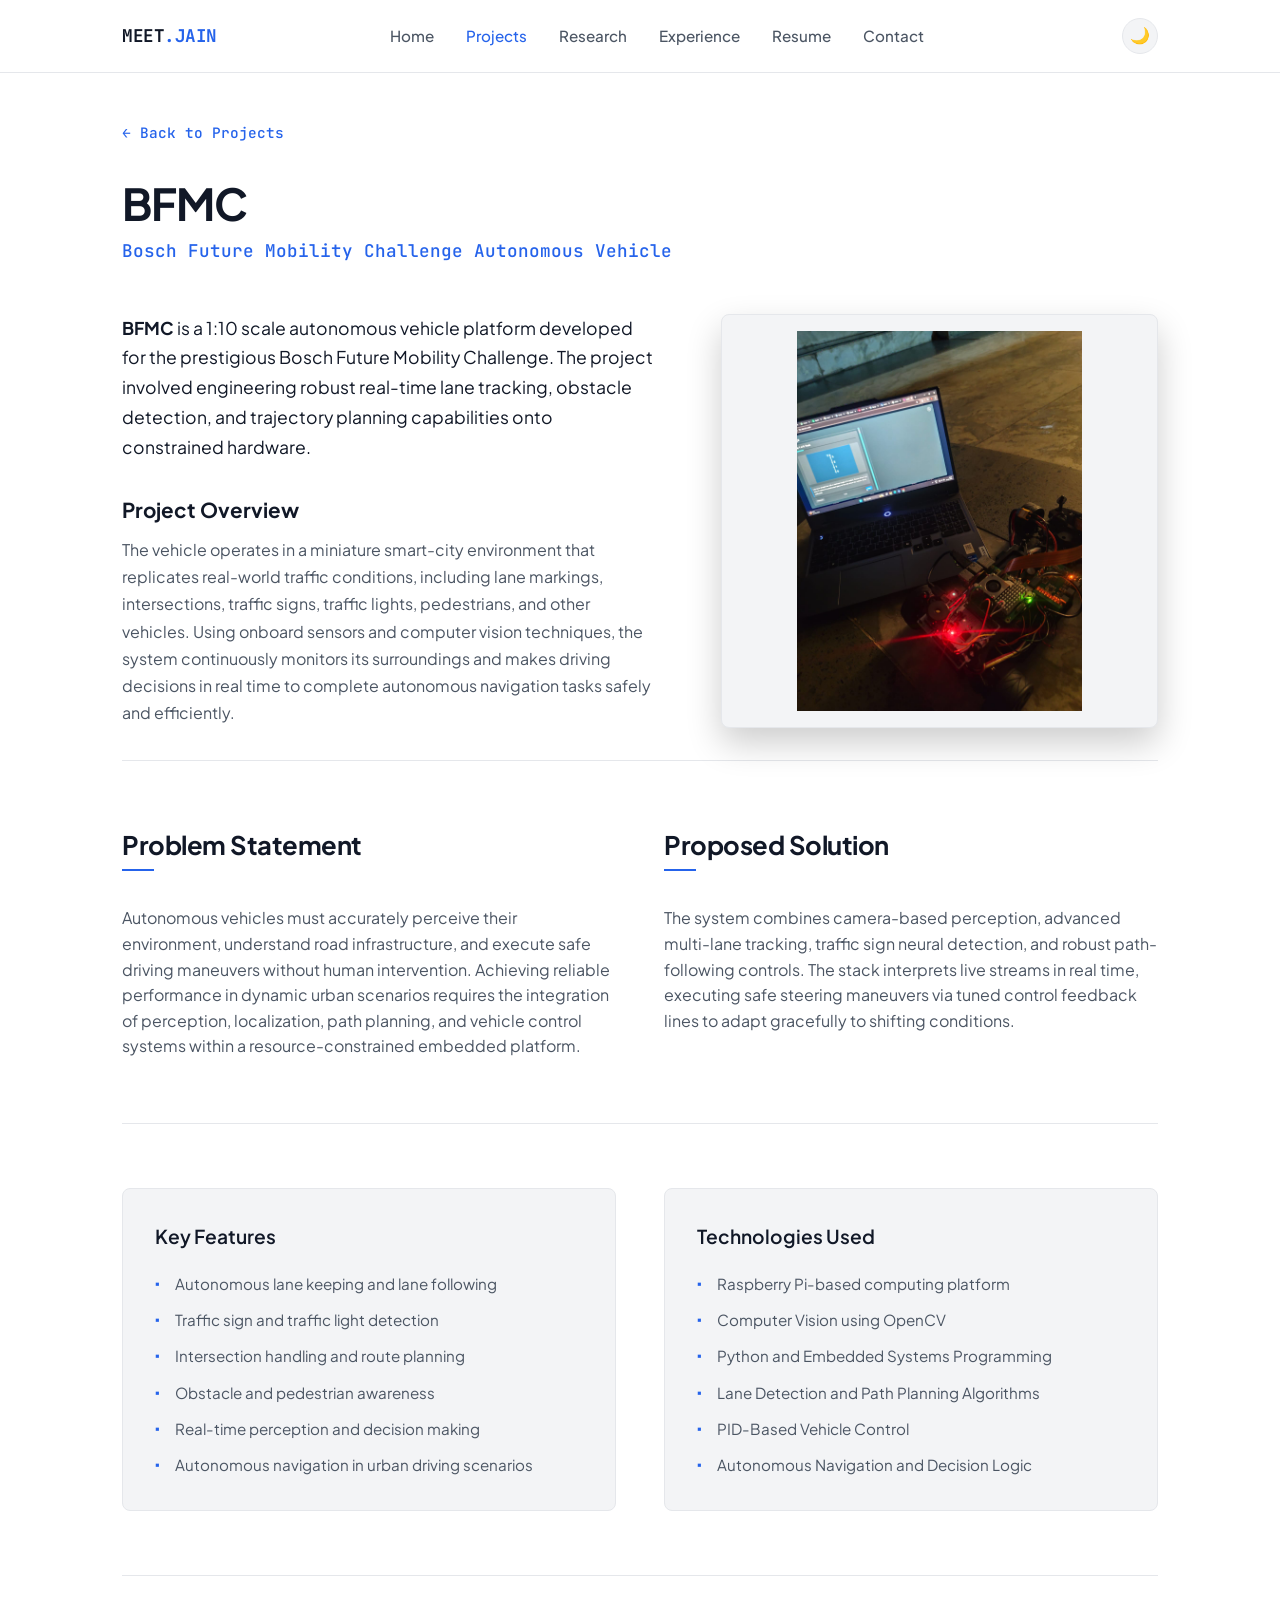
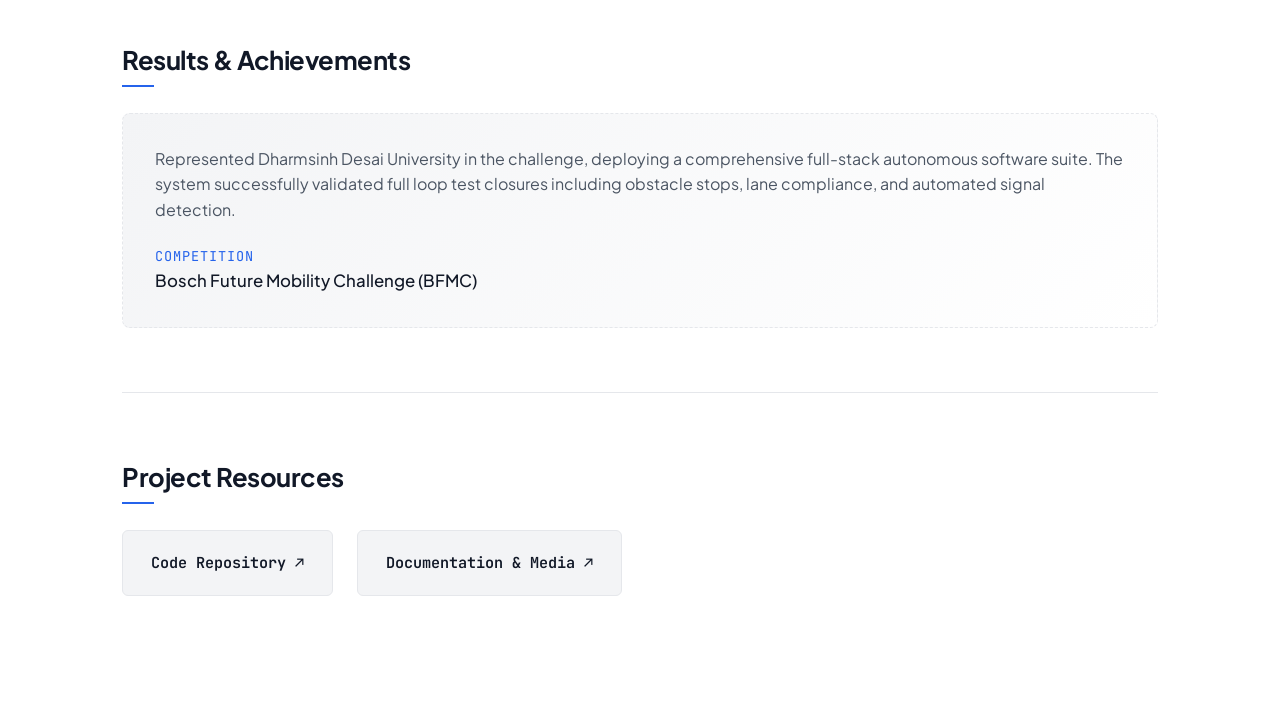
<file: projects/bfmc.html>
<!DOCTYPE html>
<html lang="en">
<head>
    <meta charset="UTF-8">
    <meta name="viewport" content="width=device-width, initial-scale=1.0">
    <title>BFMC | Meet Jain</title>
    <link rel="preconnect" href="https://fonts.googleapis.com">
    <link rel="preconnect" href="https://fonts.gstatic.com" crossorigin>
    <link href="https://fonts.googleapis.com/css2?family=JetBrains+Mono:wght@400;500&family=Plus+Jakarta+Sans:wght@400;500;600;700&display=swap" rel="stylesheet">
    <link rel="stylesheet" href="../assets/style.css">
</head>
<body>

    <nav>
        <div class="container nav-container">
            <a href="../index.html" class="logo">MEET<span>.JAIN</span></a>
            <ul class="nav-links">
                <li><a href="../index.html">Home</a></li>
                <li><a href="index.html" class="active">Projects</a></li>
                <li><a href="../publicatio.html">Research</a></li>
                <li><a href="../experience.html">Experience</a></li>
                <li><a href="../resume.html">Resume</a></li>
                <li><a href="../contact.html">Contact</a></li>
            </ul>
            <button id="theme-toggle" aria-label="Toggle dark mode">☀️</button>
        </div>
    </nav>

    <main class="container">
        <a href="index.html" class="back-link">← Back to Projects</a>

        <header class="project-title-section">
            <h1>BFMC</h1>
            <div class="project-subtitle-tag">Bosch Future Mobility Challenge Autonomous Vehicle</div>
        </header>

        <!-- Core Grid -->
        <section class="project-core-grid">
            <div class="project-main-desc">
                <p>
                    <strong>BFMC</strong> is a 1:10 scale autonomous vehicle platform developed for the prestigious Bosch Future Mobility Challenge. The project involved engineering robust real-time lane tracking, obstacle detection, and trajectory planning capabilities onto constrained hardware.
                </p>
                <br>
                <h3>Project Overview</h3>
                <p style="color: var(--text-muted); font-size: 1rem; margin-top: 0.5rem;">
                    The vehicle operates in a miniature smart-city environment that replicates real-world traffic conditions, including lane markings, intersections, traffic signs, traffic lights, pedestrians, and other vehicles. Using onboard sensors and computer vision techniques, the system continuously monitors its surroundings and makes driving decisions in real time to complete autonomous navigation tasks safely and efficiently.
                </p>
            </div>
            <div class="project-image-wrapper">
                <img src="../assets/images/bfmc.jpg" alt="BFMC Autonomous Vehicle">
            </div>
        </section>

        <!-- Engineering Analysis Breakout -->
        <section class="content-block">
            <div class="tech-split-grid">
                <div>
                    <h2>Problem Statement</h2>
                    <p style="color: var(--text-muted); margin-top: 0.5rem;">
                        Autonomous vehicles must accurately perceive their environment, understand road infrastructure, and execute safe driving maneuvers without human intervention. Achieving reliable performance in dynamic urban scenarios requires the integration of perception, localization, path planning, and vehicle control systems within a resource-constrained embedded platform.
                    </p>
                </div>
                <div>
                    <h2>Proposed Solution</h2>
                    <p style="color: var(--text-muted); margin-top: 0.5rem;">
                        The system combines camera-based perception, advanced multi-lane tracking, traffic sign neural detection, and robust path-following controls. The stack interprets live streams in real time, executing safe steering maneuvers via tuned control feedback lines to adapt gracefully to shifting conditions.
                    </p>
                </div>
            </div>
        </section>

        <!-- Features and Tech Boxes -->
        <section class="content-block">
            <div class="tech-split-grid">
                <div class="tech-list-box">
                    <h3>Key Features</h3>
                    <ul>
                        <li>Autonomous lane keeping and lane following</li>
                        <li>Traffic sign and traffic light detection</li>
                        <li>Intersection handling and route planning</li>
                        <li>Obstacle and pedestrian awareness</li>
                        <li>Real-time perception and decision making</li>
                        <li>Autonomous navigation in urban driving scenarios</li>
                    </ul>
                </div>
                <div class="tech-list-box">
                    <h3>Technologies Used</h3>
                    <ul>
                        <li>Raspberry Pi-based computing platform</li>
                        <li>Computer Vision using OpenCV</li>
                        <li>Python and Embedded Systems Programming</li>
                        <li>Lane Detection and Path Planning Algorithms</li>
                        <li>PID-Based Vehicle Control</li>
                        <li>Autonomous Navigation and Decision Logic</li>
                    </ul>
                </div>
            </div>
        </section>

        <!-- Achievements -->
        <section class="content-block">
            <h2>Results &amp; Achievements</h2>
            <div class="result-highlight-box">
                <p style="color: var(--text-muted);">
                    Represented Dharmsinh Desai University in the challenge, deploying a comprehensive full-stack autonomous software suite. The system successfully validated full loop test closures including obstacle stops, lane compliance, and automated signal detection.
                </p>
                <span class="result-meta-label">Competition</span>
                <span class="result-meta-value">Bosch Future Mobility Challenge (BFMC)</span>
            </div>
        </section>

        <!-- Resources -->
        <section class="content-block" style="padding-bottom: 7rem;">
            <h2>Project Resources</h2>
            <div class="resource-links-container">
                <a href="https://github.com/userofmeet/Autonomists_BFMC_2026" target="_blank" class="resource-card-link">Code Repository ↗</a>
                <a href="https://drive.google.com/drive/folders/1LR9-IQXEsCzdNZVSnMTsKZuq0CPDC8tv?usp=drive_link" target="_blank" class="resource-card-link">Documentation &amp; Media ↗</a>
            </div>
        </section>
    </main>
    <script src="../assets/theme.js"></script>

</body>
</html>
</file>
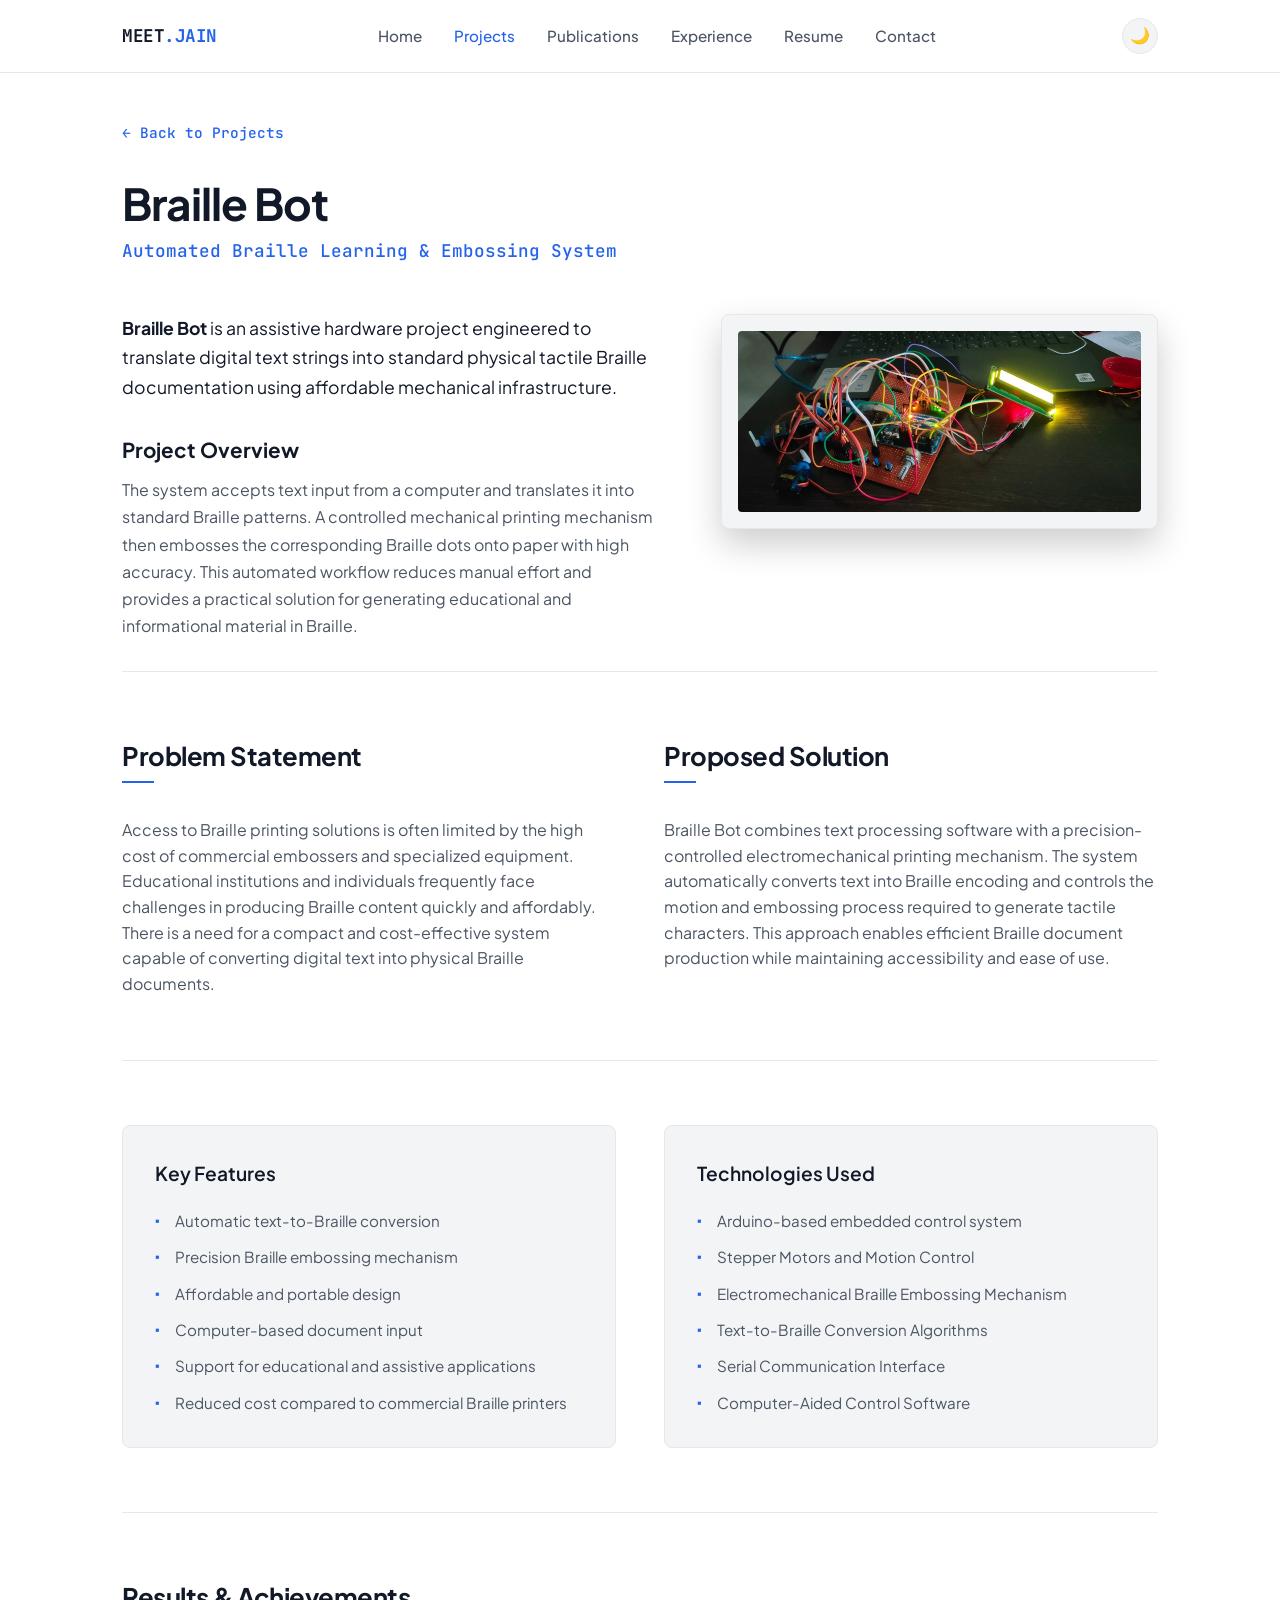
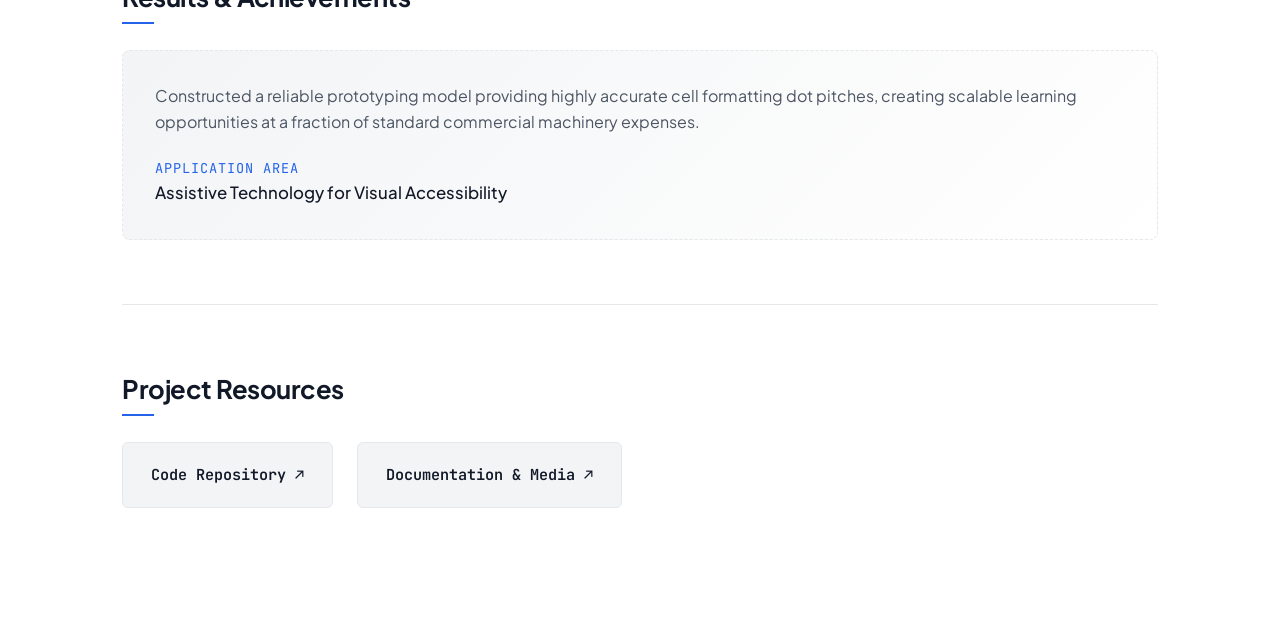
<file: projects/braille.html>
<!DOCTYPE html>
<html lang="en">
<head>
    <meta charset="UTF-8">
    <meta name="viewport" content="width=device-width, initial-scale=1.0">
    <title>Braille Bot | Meet Jain</title>
    <link rel="preconnect" href="https://fonts.googleapis.com">
    <link rel="preconnect" href="https://fonts.gstatic.com" crossorigin>
    <link href="https://fonts.googleapis.com/css2?family=JetBrains+Mono:wght@400;500&family=Plus+Jakarta+Sans:wght@400;500;600;700&display=swap" rel="stylesheet">
    <link rel="stylesheet" href="../assets/style.css">
</head>
<body>

    <nav>
        <div class="container nav-container">
            <a href="../index.html" class="logo">MEET<span>.JAIN</span></a>
            <ul class="nav-links">
                <li><a href="../index.html">Home</a></li>
                <li><a href="index.html" class="active">Projects</a></li>
                <li><a href="../publications.html">Publications</a></li>
                <li><a href="../experience.html">Experience</a></li>
                <li><a href="../resume.html">Resume</a></li>
                <li><a href="../contact.html">Contact</a></li>
            </ul>
            <button id="theme-toggle" aria-label="Toggle dark mode">☀️</button>
        </div>
    </nav>

    <main class="container">
        <a href="index.html" class="back-link">← Back to Projects</a>

        <header class="project-title-section">
            <h1>Braille Bot</h1>
            <div class="project-subtitle-tag">Automated Braille Learning &amp; Embossing System</div>
        </header>

        <section class="project-core-grid">
            <div class="project-main-desc">
                <p>
                    <strong>Braille Bot</strong> is an assistive hardware project engineered to translate digital text strings into standard physical tactile Braille documentation using affordable mechanical infrastructure.
                </p>
                <br>
                <h3>Project Overview</h3>
                <p style="color: var(--text-muted); font-size: 1rem; margin-top: 0.5rem;">
                    The system accepts text input from a computer and translates it into standard Braille patterns. A controlled mechanical printing mechanism then embosses the corresponding Braille dots onto paper with high accuracy. This automated workflow reduces manual effort and provides a practical solution for generating educational and informational material in Braille.
                </p>
            </div>
            <div class="project-image-wrapper">
                <img src="../assets/images/braille.jpg" alt="Braille Bot Hardware View">
            </div>
        </section>

        <section class="content-block">
            <div class="tech-split-grid">
                <div>
                    <h2>Problem Statement</h2>
                    <p style="color: var(--text-muted); margin-top: 0.5rem;">
                        Access to Braille printing solutions is often limited by the high cost of commercial embossers and specialized equipment. Educational institutions and individuals frequently face challenges in producing Braille content quickly and affordably. There is a need for a compact and cost-effective system capable of converting digital text into physical Braille documents.
                    </p>
                </div>
                <div>
                    <h2>Proposed Solution</h2>
                    <p style="color: var(--text-muted); margin-top: 0.5rem;">
                        Braille Bot combines text processing software with a precision-controlled electromechanical printing mechanism. The system automatically converts text into Braille encoding and controls the motion and embossing process required to generate tactile characters. This approach enables efficient Braille document production while maintaining accessibility and ease of use.
                    </p>
                </div>
            </div>
        </section>

        <section class="content-block">
            <div class="tech-split-grid">
                <div class="tech-list-box">
                    <h3>Key Features</h3>
                    <ul>
                        <li>Automatic text-to-Braille conversion</li>
                        <li>Precision Braille embossing mechanism</li>
                        <li>Affordable and portable design</li>
                        <li>Computer-based document input</li>
                        <li>Support for educational and assistive applications</li>
                        <li>Reduced cost compared to commercial Braille printers</li>
                    </ul>
                </div>
                <div class="tech-list-box">
                    <h3>Technologies Used</h3>
                    <ul>
                        <li>Arduino-based embedded control system</li>
                        <li>Stepper Motors and Motion Control</li>
                        <li>Electromechanical Braille Embossing Mechanism</li>
                        <li>Text-to-Braille Conversion Algorithms</li>
                        <li>Serial Communication Interface</li>
                        <li>Computer-Aided Control Software</li>
                    </ul>
                </div>
            </div>
        </section>

        <section class="content-block">
            <h2>Results &amp; Achievements</h2>
            <div class="result-highlight-box">
                <p style="color: var(--text-muted);">
                    Constructed a reliable prototyping model providing highly accurate cell formatting dot pitches, creating scalable learning opportunities at a fraction of standard commercial machinery expenses.
                </p>
                <span class="result-meta-label">Application Area</span>
                <span class="result-meta-value">Assistive Technology for Visual Accessibility</span>
            </div>
        </section>

        <section class="content-block" style="padding-bottom: 7rem;">
            <h2>Project Resources</h2>
            <div class="resource-links-container">
                <a href="https://github.com/userofmeet/Braille-Bot" target="_blank" class="resource-card-link">Code Repository ↗</a>
                <a href="https://drive.google.com/drive/folders/13oy7nnQphUiNFcQhAUZa37b7BxaekTfh" target="_blank" class="resource-card-link">Documentation &amp; Media ↗</a>
            </div>
        </section>
    </main>
    <script src="../assets/theme.js"></script>

</body>
</html>
</file>
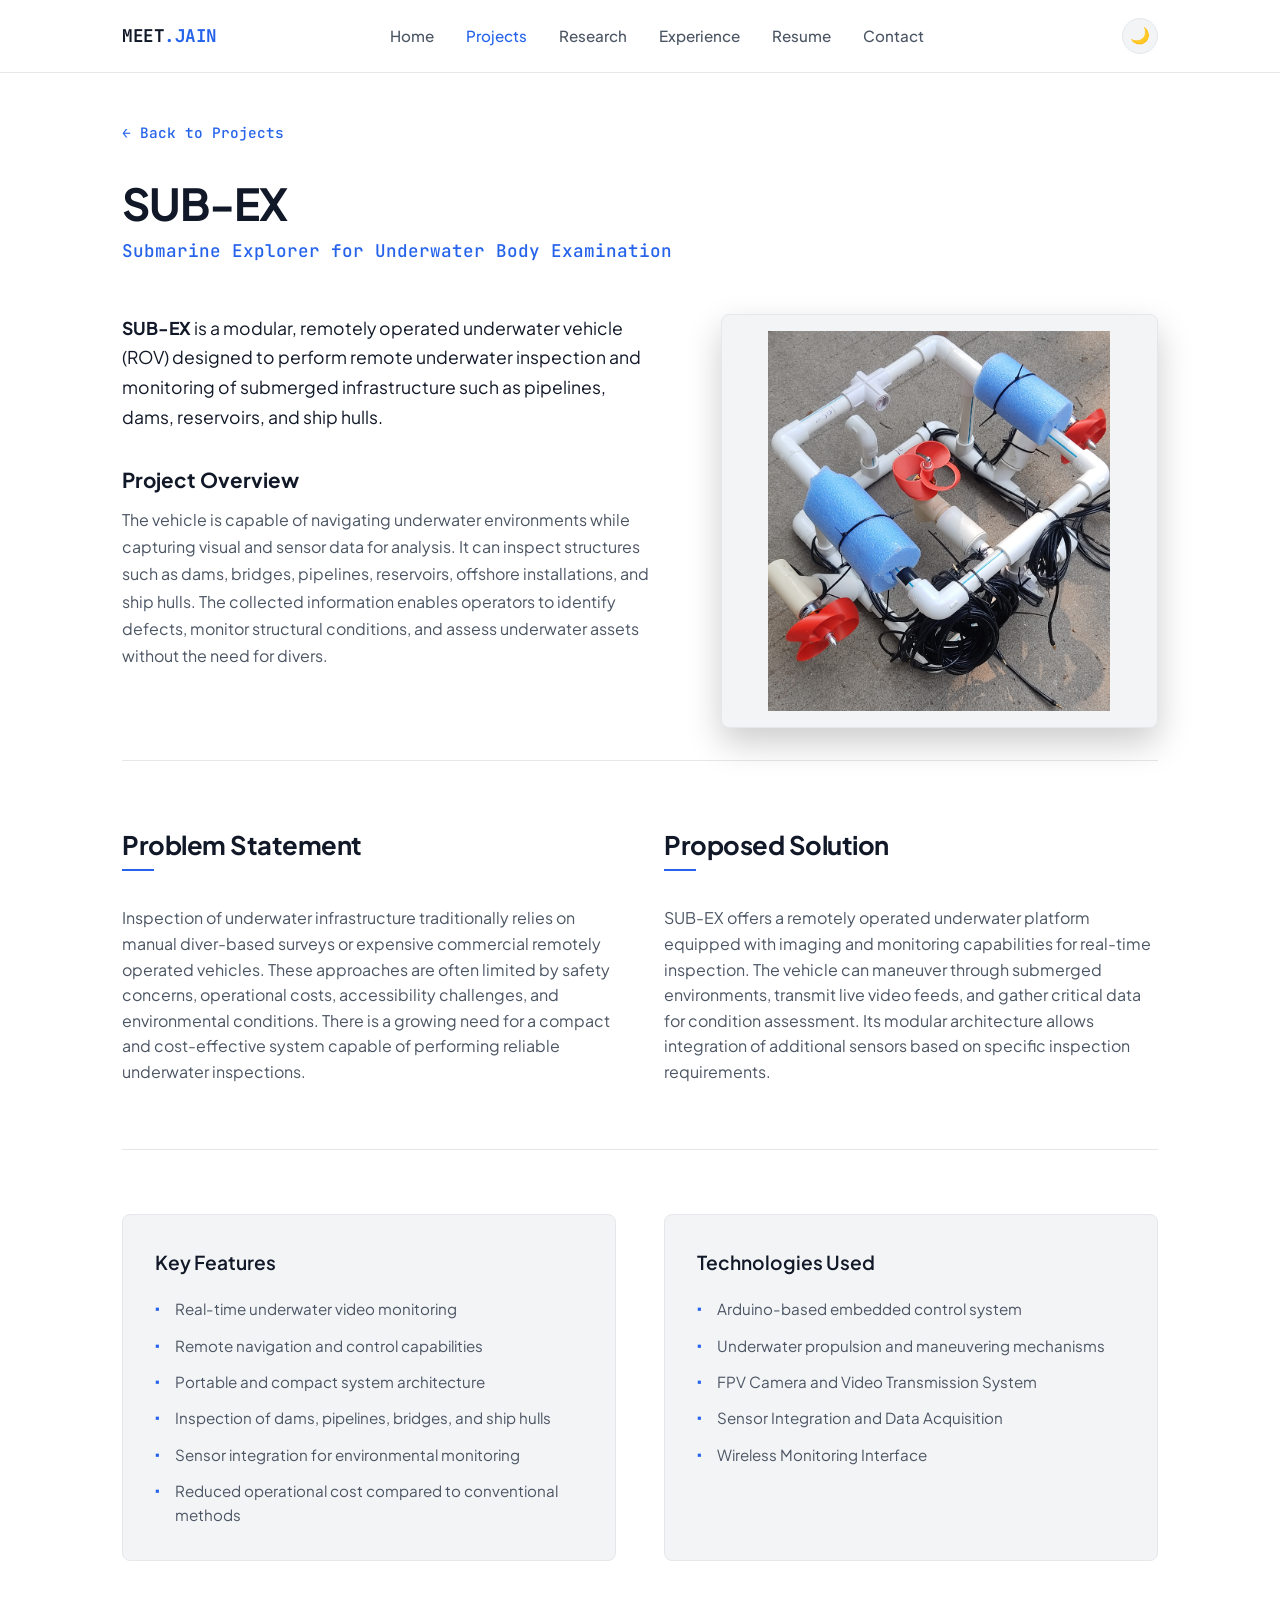
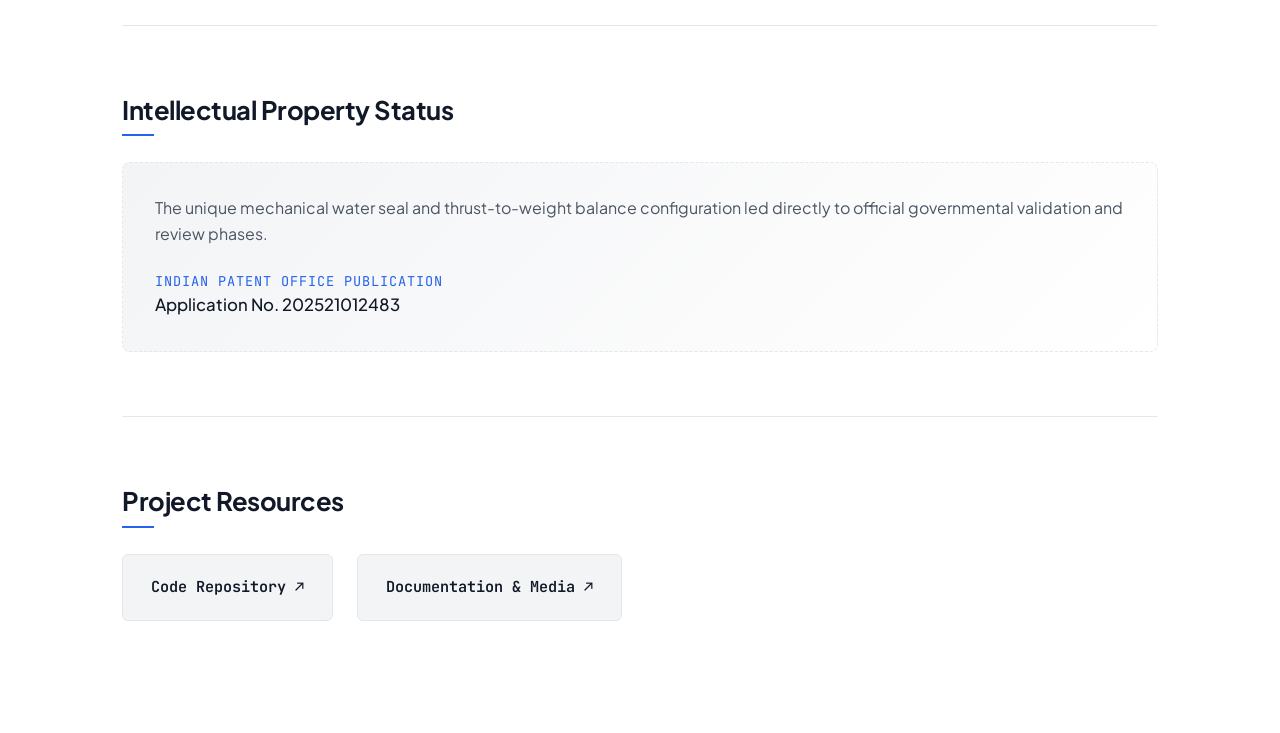
<file: projects/subex.html>
<!DOCTYPE html>
<html lang="en">
<head>
    <meta charset="UTF-8">
    <meta name="viewport" content="width=device-width, initial-scale=1.0">
    <title>SUB-EX | Meet Jain</title>
    <link rel="preconnect" href="https://fonts.googleapis.com">
    <link rel="preconnect" href="https://fonts.gstatic.com" crossorigin>
    <link href="https://fonts.googleapis.com/css2?family=JetBrains+Mono:wght@400;500&family=Plus+Jakarta+Sans:wght@400;500;600;700&display=swap" rel="stylesheet">
    <link rel="stylesheet" href="../assets/style.css">
</head>
<body>

    <nav>
        <div class="container nav-container">
            <a href="../index.html" class="logo">MEET<span>.JAIN</span></a>
            <ul class="nav-links">
                <li><a href="../index.html">Home</a></li>
                <li><a href="index.html" class="active">Projects</a></li>
                <li><a href="../publications.html">Research</a></li>
                <li><a href="../experience.html">Experience</a></li>
                <li><a href="../resume.html">Resume</a></li>
                <li><a href="../contact.html">Contact</a></li>
            </ul>
            <button id="theme-toggle" aria-label="Toggle dark mode">☀️</button>
        </div>
    </nav>

    <main class="container">
        <a href="index.html" class="back-link">← Back to Projects</a>

        <header class="project-title-section">
            <h1>SUB-EX</h1>
            <div class="project-subtitle-tag">Submarine Explorer for Underwater Body Examination</div>
        </header>

        <section class="project-core-grid">
            <div class="project-main-desc">
                <p>
                    <strong>SUB-EX</strong> is a modular, remotely operated underwater vehicle (ROV) designed to perform remote underwater inspection and monitoring of submerged infrastructure such as pipelines, dams, reservoirs, and ship hulls.
                </p>
                <br>
                <h3>Project Overview</h3>
                <p style="color: var(--text-muted); font-size: 1rem; margin-top: 0.5rem;">
                    The vehicle is capable of navigating underwater environments while capturing visual and sensor data for analysis. It can inspect structures such as dams, bridges, pipelines, reservoirs, offshore installations, and ship hulls. The collected information enables operators to identify defects, monitor structural conditions, and assess underwater assets without the need for divers.
                </p>
            </div>
            <div class="project-image-wrapper">
                <img src="../assets/images/subex.jpg" alt="SUB-EX Robotic Vehicle">
            </div>
        </section>

        <section class="content-block">
            <div class="tech-split-grid">
                <div>
                    <h2>Problem Statement</h2>
                    <p style="color: var(--text-muted); margin-top: 0.5rem;">
                        Inspection of underwater infrastructure traditionally relies on manual diver-based surveys or expensive commercial remotely operated vehicles. These approaches are often limited by safety concerns, operational costs, accessibility challenges, and environmental conditions. There is a growing need for a compact and cost-effective system capable of performing reliable underwater inspections.
                    </p>
                </div>
                <div>
                    <h2>Proposed Solution</h2>
                    <p style="color: var(--text-muted); margin-top: 0.5rem;">
                        SUB-EX offers a remotely operated underwater platform equipped with imaging and monitoring capabilities for real-time inspection. The vehicle can maneuver through submerged environments, transmit live video feeds, and gather critical data for condition assessment. Its modular architecture allows integration of additional sensors based on specific inspection requirements.
                    </p>
                </div>
            </div>
        </section>

        <section class="content-block">
            <div class="tech-split-grid">
                <div class="tech-list-box">
                    <h3>Key Features</h3>
                    <ul>
                        <li>Real-time underwater video monitoring</li>
                        <li>Remote navigation and control capabilities</li>
                        <li>Portable and compact system architecture</li>
                        <li>Inspection of dams, pipelines, bridges, and ship hulls</li>
                        <li>Sensor integration for environmental monitoring</li>
                        <li>Reduced operational cost compared to conventional methods</li>
                    </ul>
                </div>
                <div class="tech-list-box">
                    <h3>Technologies Used</h3>
                    <ul>
                        <li>Arduino-based embedded control system</li>
                        <li>Underwater propulsion and maneuvering mechanisms</li>
                        <li>FPV Camera and Video Transmission System</li>
                        <li>Sensor Integration and Data Acquisition</li>
                        <li>Wireless Monitoring Interface</li>
                    </ul>
                </div>
            </div>
        </section>

        <section class="content-block">
            <h2>Intellectual Property Status</h2>
            <div class="result-highlight-box">
                <p style="color: var(--text-muted);">
                    The unique mechanical water seal and thrust-to-weight balance configuration led directly to official governmental validation and review phases.
                </p>
                <span class="result-meta-label">Indian Patent Office Publication</span>
                <span class="result-meta-value">Application No. 202521012483</span>
            </div>
        </section>

        <section class="content-block" style="padding-bottom: 7rem;">
            <h2>Project Resources</h2>
            <div class="resource-links-container">
                <a href="https://github.com/userofmeet/SUB-EX" target="_blank" class="resource-card-link">Code Repository ↗</a>
                <a href="https://drive.google.com/drive/folders/1QVxFBTXTn9ngyHViDporMFG0hL9uoc4c" target="_blank" class="resource-card-link">Documentation &amp; Media ↗</a>
            </div>
        </section>
    </main>
    <script src="../assets/theme.js"></script>

</body>
</html>
</file>
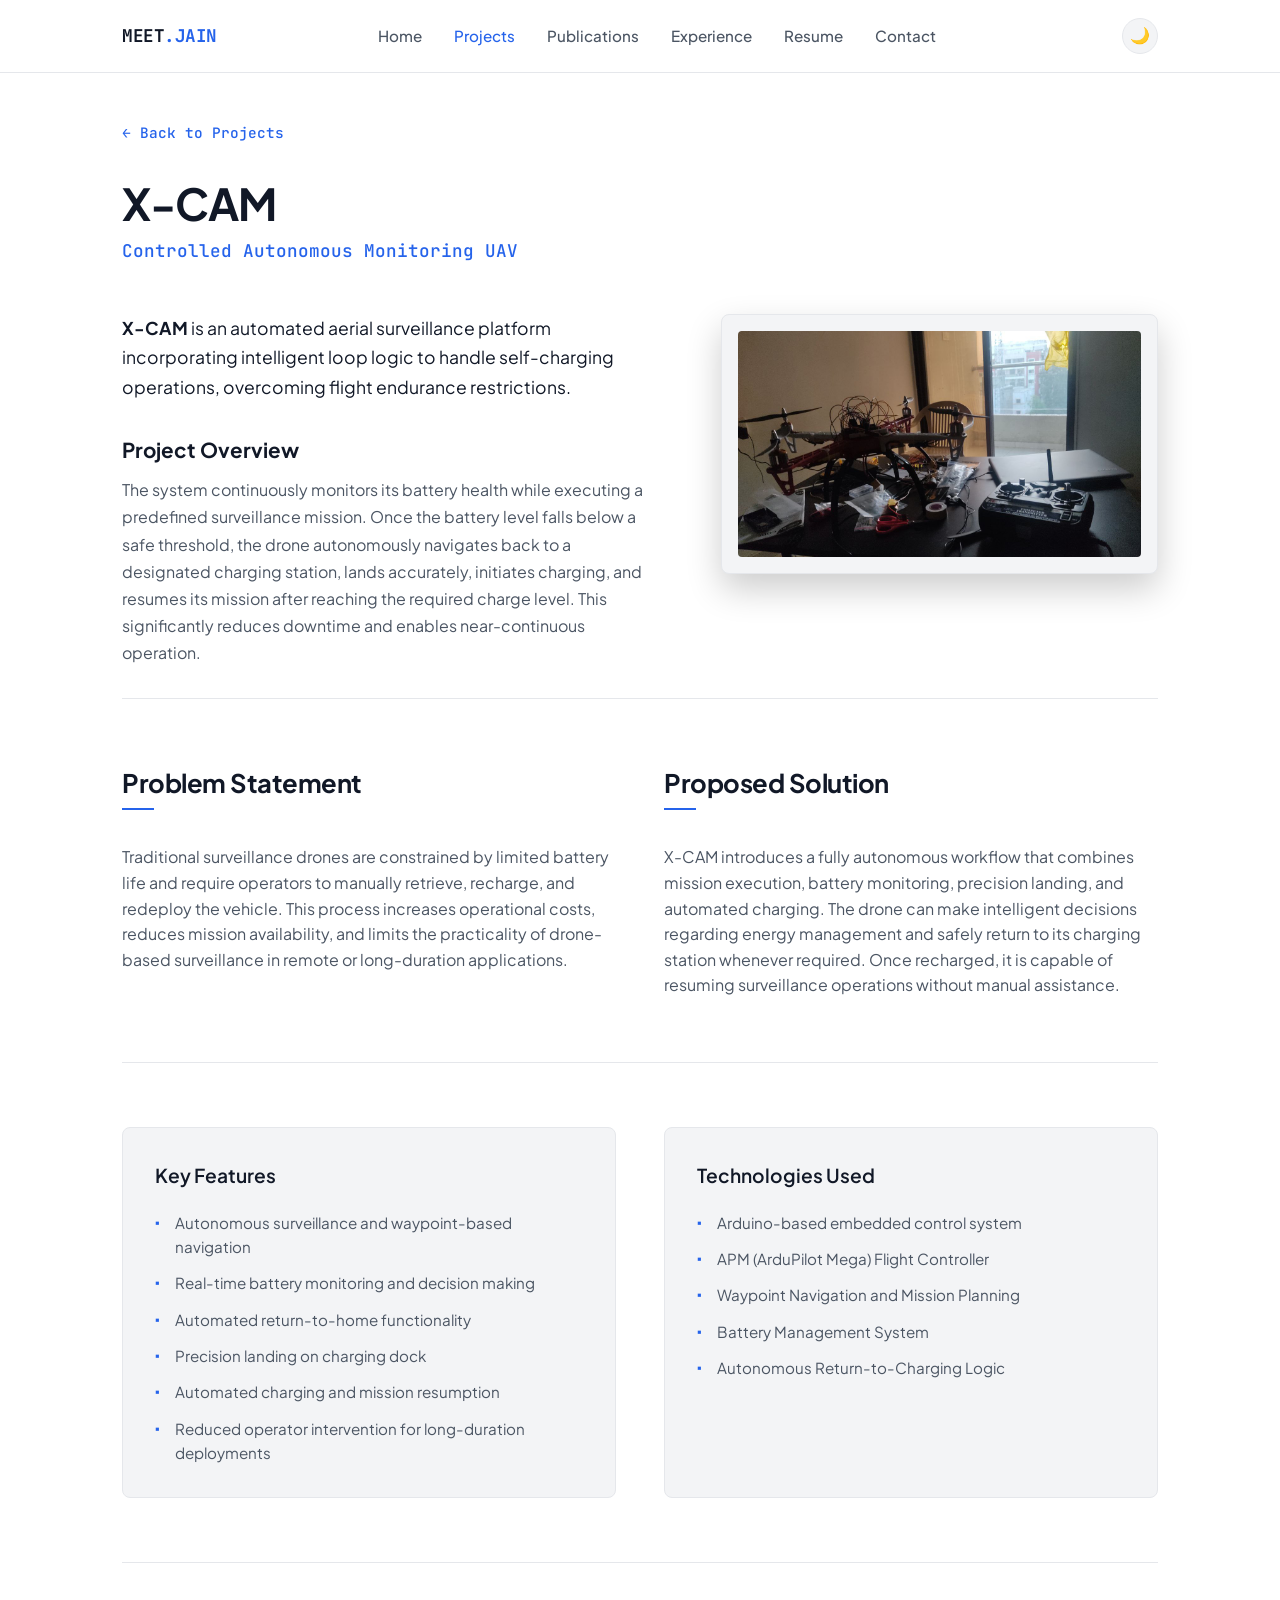
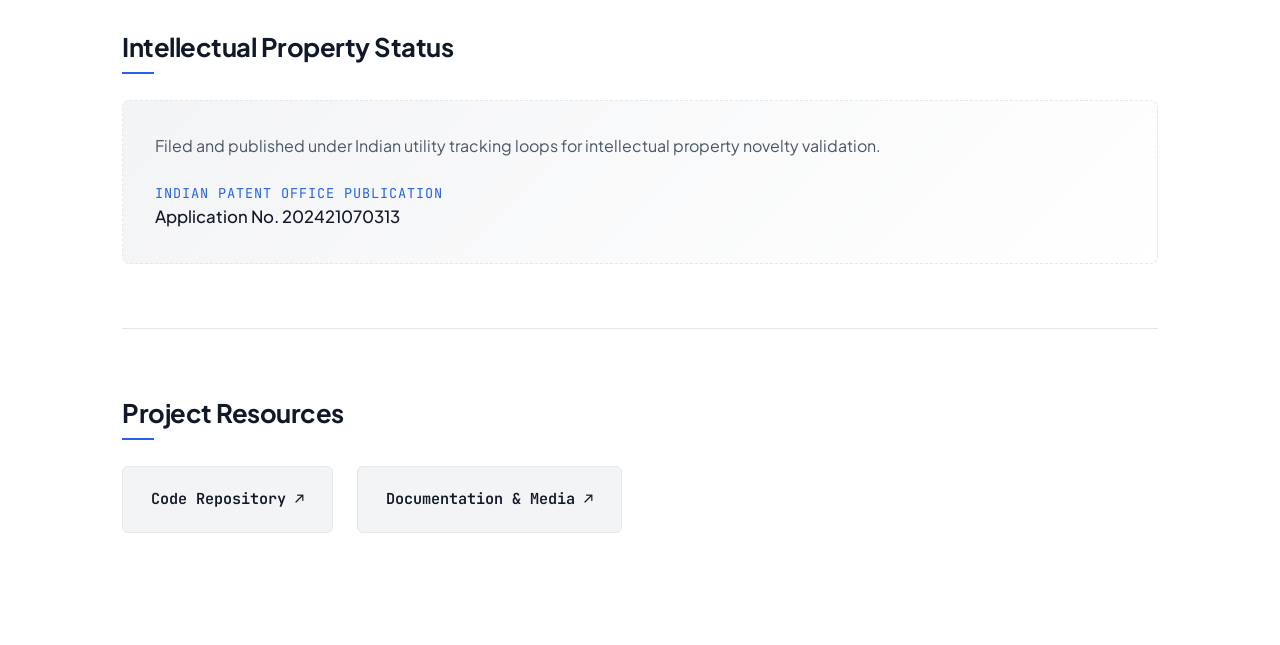
<file: projects/xcam.html>
<!DOCTYPE html>
<html lang="en">
<head>
    <meta charset="UTF-8">
    <meta name="viewport" content="width=device-width, initial-scale=1.0">
    <title>X-CAM | Meet Jain</title>
    <link rel="preconnect" href="https://fonts.googleapis.com">
    <link rel="preconnect" href="https://fonts.gstatic.com" crossorigin>
    <link href="https://fonts.googleapis.com/css2?family=JetBrains+Mono:wght@400;500&family=Plus+Jakarta+Sans:wght@400;500;600;700&display=swap" rel="stylesheet">
    <link rel="stylesheet" href="../assets/style.css">
</head>
<body>

    <nav>
        <div class="container nav-container">
            <a href="../index.html" class="logo">MEET<span>.JAIN</span></a>
            <ul class="nav-links">
                <li><a href="../index.html">Home</a></li>
                <li><a href="index.html" class="active">Projects</a></li>
                <li><a href="../publications.html">Publications</a></li>
                <li><a href="../experience.html">Experience</a></li>
                <li><a href="../resume.html">Resume</a></li>
                <li><a href="../contact.html">Contact</a></li>
            </ul>
            <button id="theme-toggle" aria-label="Toggle dark mode">☀️</button>
        </div>
    </nav>

    <main class="container">
        <a href="index.html" class="back-link">← Back to Projects</a>

        <header class="project-title-section">
            <h1>X-CAM</h1>
            <div class="project-subtitle-tag">Controlled Autonomous Monitoring UAV</div>
        </header>

        <section class="project-core-grid">
            <div class="project-main-desc">
                <p>
                    <strong>X-CAM</strong> is an automated aerial surveillance platform incorporating intelligent loop logic to handle self-charging operations, overcoming flight endurance restrictions.
                </p>
                <br>
                <h3>Project Overview</h3>
                <p style="color: var(--text-muted); font-size: 1rem; margin-top: 0.5rem;">
                    The system continuously monitors its battery health while executing a predefined surveillance mission. Once the battery level falls below a safe threshold, the drone autonomously navigates back to a designated charging station, lands accurately, initiates charging, and resumes its mission after reaching the required charge level. This significantly reduces downtime and enables near-continuous operation.
                </p>
            </div>
            <div class="project-image-wrapper">
                <img src="../assets/images/xcam.jpg" alt="X-CAM Surveillance Drone">
            </div>
        </section>

        <section class="content-block">
            <div class="tech-split-grid">
                <div>
                    <h2>Problem Statement</h2>
                    <p style="color: var(--text-muted); margin-top: 0.5rem;">
                        Traditional surveillance drones are constrained by limited battery life and require operators to manually retrieve, recharge, and redeploy the vehicle. This process increases operational costs, reduces mission availability, and limits the practicality of drone-based surveillance in remote or long-duration applications.
                    </p>
                </div>
                <div>
                    <h2>Proposed Solution</h2>
                    <p style="color: var(--text-muted); margin-top: 0.5rem;">
                        X-CAM introduces a fully autonomous workflow that combines mission execution, battery monitoring, precision landing, and automated charging. The drone can make intelligent decisions regarding energy management and safely return to its charging station whenever required. Once recharged, it is capable of resuming surveillance operations without manual assistance.
                    </p>
                </div>
            </div>
        </section>

        <section class="content-block">
            <div class="tech-split-grid">
                <div class="tech-list-box">
                    <h3>Key Features</h3>
                    <ul>
                        <li>Autonomous surveillance and waypoint-based navigation</li>
                        <li>Real-time battery monitoring and decision making</li>
                        <li>Automated return-to-home functionality</li>
                        <li>Precision landing on charging dock</li>
                        <li>Automated charging and mission resumption</li>
                        <li>Reduced operator intervention for long-duration deployments</li>
                    </ul>
                </div>
                <div class="tech-list-box">
                    <h3>Technologies Used</h3>
                    <ul>
                        <li>Arduino-based embedded control system</li>
                        <li>APM (ArduPilot Mega) Flight Controller</li>
                        <li>Waypoint Navigation and Mission Planning</li>
                        <li>Battery Management System</li>
                        <li>Autonomous Return-to-Charging Logic</li>
                    </ul>
                </div>
            </div>
        </section>

        <section class="content-block">
            <h2>Intellectual Property Status</h2>
            <div class="result-highlight-box">
                <p style="color: var(--text-muted);">
                    Filed and published under Indian utility tracking loops for intellectual property novelty validation.
                </p>
                <span class="result-meta-label">Indian Patent Office Publication</span>
                <span class="result-meta-value">Application No. 202421070313</span>
            </div>
        </section>

        <section class="content-block" style="padding-bottom: 7rem;">
            <h2>Project Resources</h2>
            <div class="resource-links-container">
                <a href="https://github.com/userofmeet/X-CAM" target="_blank" class="resource-card-link">Code Repository ↗</a>
                <a href="https://drive.google.com/drive/folders/1Qd7iywVNaJt41thaDM8ggWqeDkg9S39_" target="_blank" class="resource-card-link">Documentation &amp; Media ↗</a>
            </div>
        </section>
    </main>
    <script src="../assets/theme.js"></script>


</body>
</html>
</file>
<file: assets/style.css>
:root {
    --bg-primary: #ffffff;
    --bg-secondary: #f3f4f6;
    --accent: #2563eb;
    --accent-glow: rgba(37, 99, 235, 0.15);
    --text-main: #111827;
    --text-muted: #4b5563;
    --border: #e5e7eb;
    --nav-bg: rgba(255, 255, 255, 0.8);
    --font-sans: 'Plus Jakarta Sans', sans-serif;
    --font-mono: 'JetBrains Mono', monospace;
}

[data-theme="dark"] {
    --bg-primary: #0b0f19;
    --bg-secondary: #161b26;
    --accent: #3b82f6; /* Electric Blue */
    --accent-glow: rgba(59, 130, 246, 0.15);
    --text-main: #f3f4f6;
    --text-muted: #9ca3af;
    --border: #242b3d;
    --nav-bg: rgba(11, 15, 25, 0.8);
}

body {
    transition: background-color 0.2s ease, color 0.2s ease;
}
* {
    box-sizing: border-box;
    margin: 0;
    padding: 0;
}

body {
    background-color: var(--bg-primary);
    color: var(--text-main);
    font-family: var(--font-sans);
    line-height: 1.6;
    -webkit-font-smoothing: antialiased;
}

.container {
    max-width: 1100px;
    margin: 0 auto;
    padding: 0 2rem;
}

/* Navigation */
nav {
    border-bottom: 1px solid var(--border);
    position: sticky;
    top: 0;
    background: var(--nav-bg);
    backdrop-filter: blur(12px);
    z-index: 100;
}

.nav-container {
    display: flex;
    justify-content: space-between;
    align-items: center;
    height: 4.5rem;
}

.logo {
    font-family: var(--font-mono);
    font-weight: 700;
    color: var(--text-main);
    text-decoration: none;
    font-size: 1.1rem;
    letter-spacing: -0.5px;
}

.logo span {
    color: var(--accent);
}

.nav-links {
    display: flex;
    gap: 2rem;
    list-style: none;
}

.nav-links a {
    color: var(--text-muted);
    text-decoration: none;
    font-size: 0.95rem;
    font-weight: 500;
    transition: color 0.2s ease;
}

.nav-links a:hover, .nav-links a.active {
    color: var(--accent);
}

/* Page Headers */
.page-header {
    padding: 5rem 0 3rem 0;
}

.page-header h1 {
    font-size: 3rem;
    font-weight: 700;
    letter-spacing: -1px;
    margin-bottom: 1.5rem;
}

.page-intro {
    font-size: 1.1rem;
    color: var(--text-muted);
    max-width: 800px;
}

/* Section Styling */
section.content-block {
    padding: 4rem 0;
    border-top: 1px solid var(--border);
}

section h2 {
    font-size: 1.6rem;
    font-weight: 700;
    margin-bottom: 2rem;
    letter-spacing: -0.5px;
    position: relative;
    display: inline-block;
}

section h2::after {
    content: '';
    position: absolute;
    left: 0;
    bottom: -6px;
    width: 2rem;
    height: 2px;
    background-color: var(--accent);
}

/* Contact Specific Layouts */
.contact-grid {
    display: grid;
    grid-template-columns: 1.25fr 0.75fr;
    gap: 4rem;
}

.contact-methods {
    display: flex;
    flex-direction: column;
    gap: 1.5rem;
}

.contact-card {
    background: var(--bg-secondary);
    border: 1px solid var(--border);
    padding: 1.5rem;
    border-radius: 8px;
    display: flex;
    flex-direction: column;
    gap: 0.5rem;
}

.contact-card strong {
    font-size: 0.9rem;
    text-transform: uppercase;
    letter-spacing: 1px;
    color: var(--accent);
    font-family: var(--font-mono);
}

.contact-card a {
    color: var(--text-main);
    text-decoration: none;
    font-size: 1.1rem;
    font-weight: 500;
    transition: color 0.2s ease;
    word-break: break-all;
}

.contact-card a:hover {
    color: var(--accent);
}

.affiliation-box {
    background: linear-gradient(135deg, var(--bg-secondary), var(--bg-primary));
    border: 1px dashed var(--border);
    padding: 2rem;
    border-radius: 8px;
}

.affiliation-box p {
    color: var(--text-muted);
    line-height: 1.7;
}

.affiliation-box p strong {
    color: var(--text-main);
    display: block;
    font-size: 1.1rem;
    margin-bottom: 0.5rem;
}

/* Research Specific Layouts */
.research-text {
    color: var(--text-muted);
    margin-bottom: 1.5rem;
    max-width: 850px;
}

.interests-tags {
    display: flex;
    flex-wrap: wrap;
    gap: 0.75rem;
}

.tag {
    background: var(--bg-secondary);
    border: 1px solid var(--border);
    color: var(--text-main);
    padding: 0.5rem 1rem;
    border-radius: 6px;
    font-size: 0.95rem;
    font-weight: 500;
}

.publication-card {
    background: var(--bg-secondary);
    border: 1px solid var(--border);
    padding: 2.5rem;
    border-radius: 8px;
    margin-bottom: 2rem;
}

.pub-status {
    font-family: var(--font-mono);
    color: var(--accent);
    font-size: 0.85rem;
    text-transform: uppercase;
    letter-spacing: 1px;
    margin-bottom: 0.75rem;
}

.publication-card h3 {
    font-size: 1.4rem;
    font-weight: 600;
    line-height: 1.4;
    margin-bottom: 0.5rem;
}

.pub-journal {
    color: var(--text-main);
    font-style: italic;
    font-size: 0.95rem;
    margin-bottom: 1.5rem;
}

.pub-desc {
    color: var(--text-muted);
    margin-bottom: 2rem;
}

.btn-link {
    display: inline-flex;
    align-items: center;
    color: var(--accent);
    text-decoration: none;
    font-weight: 600;
    font-size: 0.95rem;
    transition: opacity 0.2s ease;
}

.btn-link:hover {
    opacity: 0.8;
}

.patent-list {
    list-style: none;
    display: flex;
    flex-direction: column;
    gap: 1.25rem;
}

.patent-item {
    background: var(--bg-secondary);
    border-left: 3px solid var(--accent);
    padding: 1.25rem 1.5rem;
    border-radius: 0 8px 8px 0;
}

.patent-no {
    font-family: var(--font-mono);
    color: var(--text-muted);
    font-size: 0.85rem;
    margin-top: 0.25rem;
}

/* Responsive Overrides */
@media (max-width: 768px) {
    .contact-grid {
        grid-template-columns: 1fr;
        gap: 2.5rem;
    }
    .page-header h1 {
        font-size: 2.5rem;
    }
    .publication-card {
        padding: 1.5rem;
    }
    .nav-links {
        gap: 1rem;
    }
    .nav-links a {
        font-size: 0.85rem;
    }
}

/* Experience Timeline Styles */
.experience-timeline {
    display: flex;
    flex-direction: column;
    gap: 3rem;
}

.exp-item {
    display: grid;
    grid-template-columns: 220px 1fr;
    gap: 2.5rem;
}

.exp-timeframe {
    font-family: var(--font-mono);
    color: var(--accent);
    font-weight: 500;
    font-size: 0.95rem;
    position: relative;
}

.exp-details h3 {
    font-size: 1.3rem;
    font-weight: 700;
    color: var(--text-main);
    line-height: 1.3;
}

.exp-company {
    color: var(--text-muted);
    font-size: 1rem;
    font-weight: 500;
    margin-bottom: 1rem;
}

.exp-responsibilities {
    list-style: none;
    display: flex;
    flex-direction: column;
    gap: 0.75rem;
}

.exp-responsibilities li {
    color: var(--text-muted);
    position: relative;
    padding-left: 1.25rem;
    font-size: 0.95rem;
}

.exp-responsibilities li::before {
    content: "↳";
    position: absolute;
    left: 0;
    color: var(--accent);
    font-family: var(--font-mono);
}

@media (max-width: 768px) {
    .exp-item {
        grid-template-columns: 1fr;
        gap: 0.5rem;
    }
    .exp-timeframe {
        margin-bottom: 0.25rem;
    }
}

/* Projects Grid Styles */
.project-grid {
    display: grid;
    grid-template-columns: repeat(auto-fill, minmax(300px, 1fr));
    gap: 2rem;
    padding-bottom: 5rem;
}

.project-card {
    background: var(--bg-secondary);
    border: 1px solid var(--border);
    border-radius: 8px;
    padding: 2.25rem 2rem;
    text-decoration: none;
    color: var(--text-main);
    transition: all 0.25s cubic-bezier(0.4, 0, 0.2, 1);
    display: flex;
    flex-direction: column;
    justify-content: space-between;
    min-height: 180px;
}

.project-card:hover {
    border-color: var(--accent);
    transform: translateY(-4px);
    box-shadow: 0 10px 30px rgba(59, 130, 246, 0.05);
}

.project-card h2 {
    font-family: var(--font-mono);
    font-size: 1.4rem;
    font-weight: 600;
    letter-spacing: -0.5px;
    margin-bottom: 0.5rem;
    color: var(--text-main);
    display: inline-block;
}

/* Overriding global section heading behavior inside cards */
.project-card h2::after {
    display: none;
}

.project-card p {
    color: var(--text-muted);
    font-size: 0.95rem;
    line-height: 1.5;
    margin-bottom: 1.5rem;
}

.project-meta {
    font-family: var(--font-mono);
    font-size: 0.8rem;
    text-transform: uppercase;
    letter-spacing: 1px;
    color: var(--accent);
    display: flex;
    align-items: center;
    gap: 0.25rem;
    font-weight: 500;
}

@media (max-width: 640px) {
    .project-grid {
        grid-template-columns: 1fr;
        gap: 1.25rem;
    }
}

/* Resume Viewport Styles */
.resume-section {
    display: flex;
    flex-direction: column;
    align-items: center;
    gap: 2.5rem;
    padding-bottom: 6rem;
}

.resume-viewer-frame {
    width: 100%;
    max-width: 950px;
    height: 850px;
    background: var(--bg-secondary);
    border: 1px solid var(--border);
    border-radius: 8px;
    overflow: hidden;
    box-shadow: 0 20px 40px rgba(0, 0, 0, 0.2);
}

.resume-viewer-frame iframe {
    width: 100%;
    height: 100%;
    border: none;
}

.resume-action-bar {
    display: flex;
    justify-content: center;
    width: 100%;
}

.resume-action-bar .btn-primary {
    display: inline-flex;
    align-items: center;
    gap: 0.5rem;
    padding: 0.85rem 2rem;
    font-size: 1rem;
    font-weight: 600;
    border-radius: 6px;
    background-color: var(--accent);
    color: #ffffff;
    text-decoration: none;
    transition: all 0.2s ease;
}

.resume-action-bar .btn-primary:hover {
    transform: translateY(-2px);
    box-shadow: 0 4px 20px var(--accent-glow);
}

@media (max-width: 768px) {
    .resume-viewer-frame {
        height: 500px; /* Shorter heights for medium screens */
    }
}

@media (max-width: 480px) {
    .resume-viewer-frame {
        display: none; /* Hides iframe preview entirely on small mobile to force clean fallback button access */
    }
    .resume-section {
        padding-top: 2rem;
    }
}

/* Individual Project Page Layouts */
.back-link {
    display: inline-flex;
    align-items: center;
    color: var(--accent);
    text-decoration: none;
    font-family: var(--font-mono);
    font-size: 0.9rem;
    font-weight: 500;
    margin-top: 3rem;
    transition: transform 0.2s ease;
}

.back-link:hover {
    transform: translateX(-4px);
}

.project-title-section {
    padding: 2rem 0 3rem 0;
}

.project-title-section h1 {
    font-size: 2.75rem;
    font-weight: 700;
    letter-spacing: -1px;
    line-height: 1.2;
    margin-bottom: 0.5rem;
}

.project-subtitle-tag {
    font-family: var(--font-mono);
    color: var(--accent);
    font-size: 1.1rem;
    font-weight: 500;
}

/* Two Column Layout for Core Project Specs */
.project-core-grid {
    display: grid;
    grid-template-columns: 1.1fr 0.9fr;
    gap: 4rem;
    align-items: start;
    margin-bottom: 2rem;
}

.project-main-desc {
    font-size: 1.1rem;
    color: var(--text-main);
    line-height: 1.7;
}

.project-image-wrapper {
    width: 100%;
    background: var(--bg-secondary);
    border: 1px solid var(--border);
    border-radius: 8px;
    padding: 1rem;
    display: flex;
    justify-content: center;
    align-items: center;
    box-shadow: 0 15px 35px rgba(0,0,0,0.2);
}

.project-image-wrapper img {
    width: 100%;
    height: auto;
    max-height: 380px;
    object-fit: contain;
    border-radius: 4px;
}

/* Technical Split Content Columns */
.tech-split-grid {
    display: grid;
    grid-template-columns: 1fr 1fr;
    gap: 3rem;
}

.tech-list-box {
    background: var(--bg-secondary);
    border: 1px solid var(--border);
    border-radius: 8px;
    padding: 2rem;
}

.tech-list-box h3 {
    font-size: 1.2rem;
    font-weight: 600;
    margin-bottom: 1.25rem;
    color: var(--text-main);
    font-family: var(--font-sans);
}

.tech-list-box ul {
    list-style: none;
    display: flex;
    flex-direction: column;
    gap: 0.75rem;
}

.tech-list-box ul li {
    color: var(--text-muted);
    font-size: 0.95rem;
    position: relative;
    padding-left: 1.25rem;
}

.tech-list-box ul li::before {
    content: "▪";
    position: absolute;
    left: 0;
    color: var(--accent);
    font-size: 0.8rem;
    top: 1px;
}

.result-highlight-box {
    background: linear-gradient(135deg, var(--bg-secondary), var(--bg-primary));
    border: 1px dashed var(--border);
    padding: 2rem;
    border-radius: 8px;
}

.result-meta-label {
    font-family: var(--font-mono);
    font-size: 0.85rem;
    text-transform: uppercase;
    letter-spacing: 1px;
    color: var(--accent);
    margin-top: 1.5rem;
    display: block;
}

.result-meta-value {
    font-size: 1.05rem;
    color: var(--text-main);
    font-weight: 500;
}

.resource-links-container {
    display: flex;
    flex-wrap: wrap;
    gap: 1.5rem;
}

.resource-card-link {
    background: var(--bg-secondary);
    border: 1px solid var(--border);
    padding: 1.25rem 1.75rem;
    border-radius: 6px;
    color: var(--text-main);
    text-decoration: none;
    font-weight: 600;
    font-size: 0.95rem;
    font-family: var(--font-mono);
    display: inline-flex;
    align-items: center;
    transition: all 0.2s ease;
}

.resource-card-link:hover {
    border-color: var(--accent);
    color: var(--accent);
    transform: translateY(-2px);
}

@media (max-width: 968px) {
    .project-core-grid {
        grid-template-columns: 1fr;
        gap: 2.5rem;
    }
    .project-image-wrapper {
        order: -1;
    }
    .tech-split-grid {
        grid-template-columns: 1fr;
        gap: 2rem;
    }
}

#theme-toggle {
    background: var(--bg-secondary);
    border: 1px solid var(--border);
    color: var(--text-main);
    width: 2.25rem;
    height: 2.25rem;
    padding: 0;
    margin: 0 0 0 1.5rem;
    border-radius: 50%;
    cursor: pointer;
    font-size: 1rem;
    line-height: 1;
    appearance: none;
    -webkit-appearance: none;
    display: flex;
    align-items: center;
    justify-content: center;
    flex-shrink: 0;
    transition: border-color 0.2s ease;
}

#theme-toggle:hover {
    border-color: var(--accent);
}
</file>
